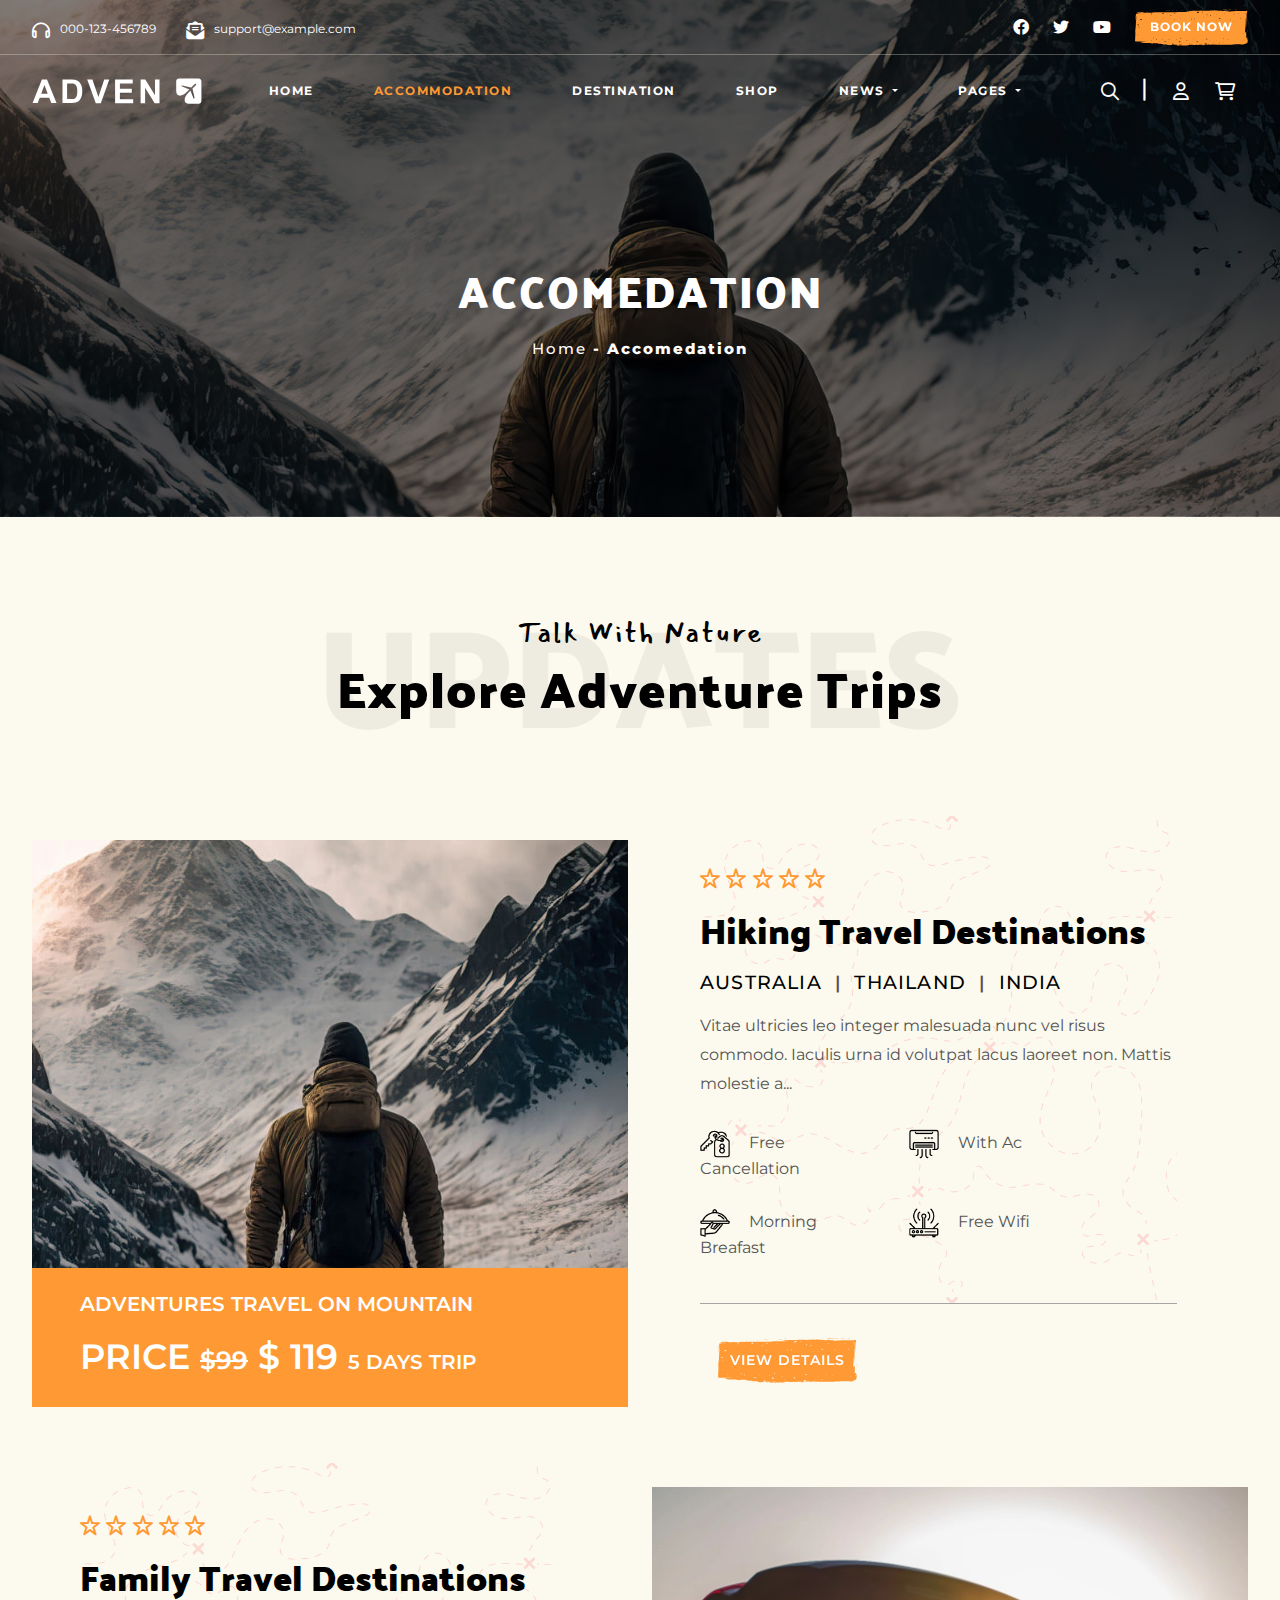
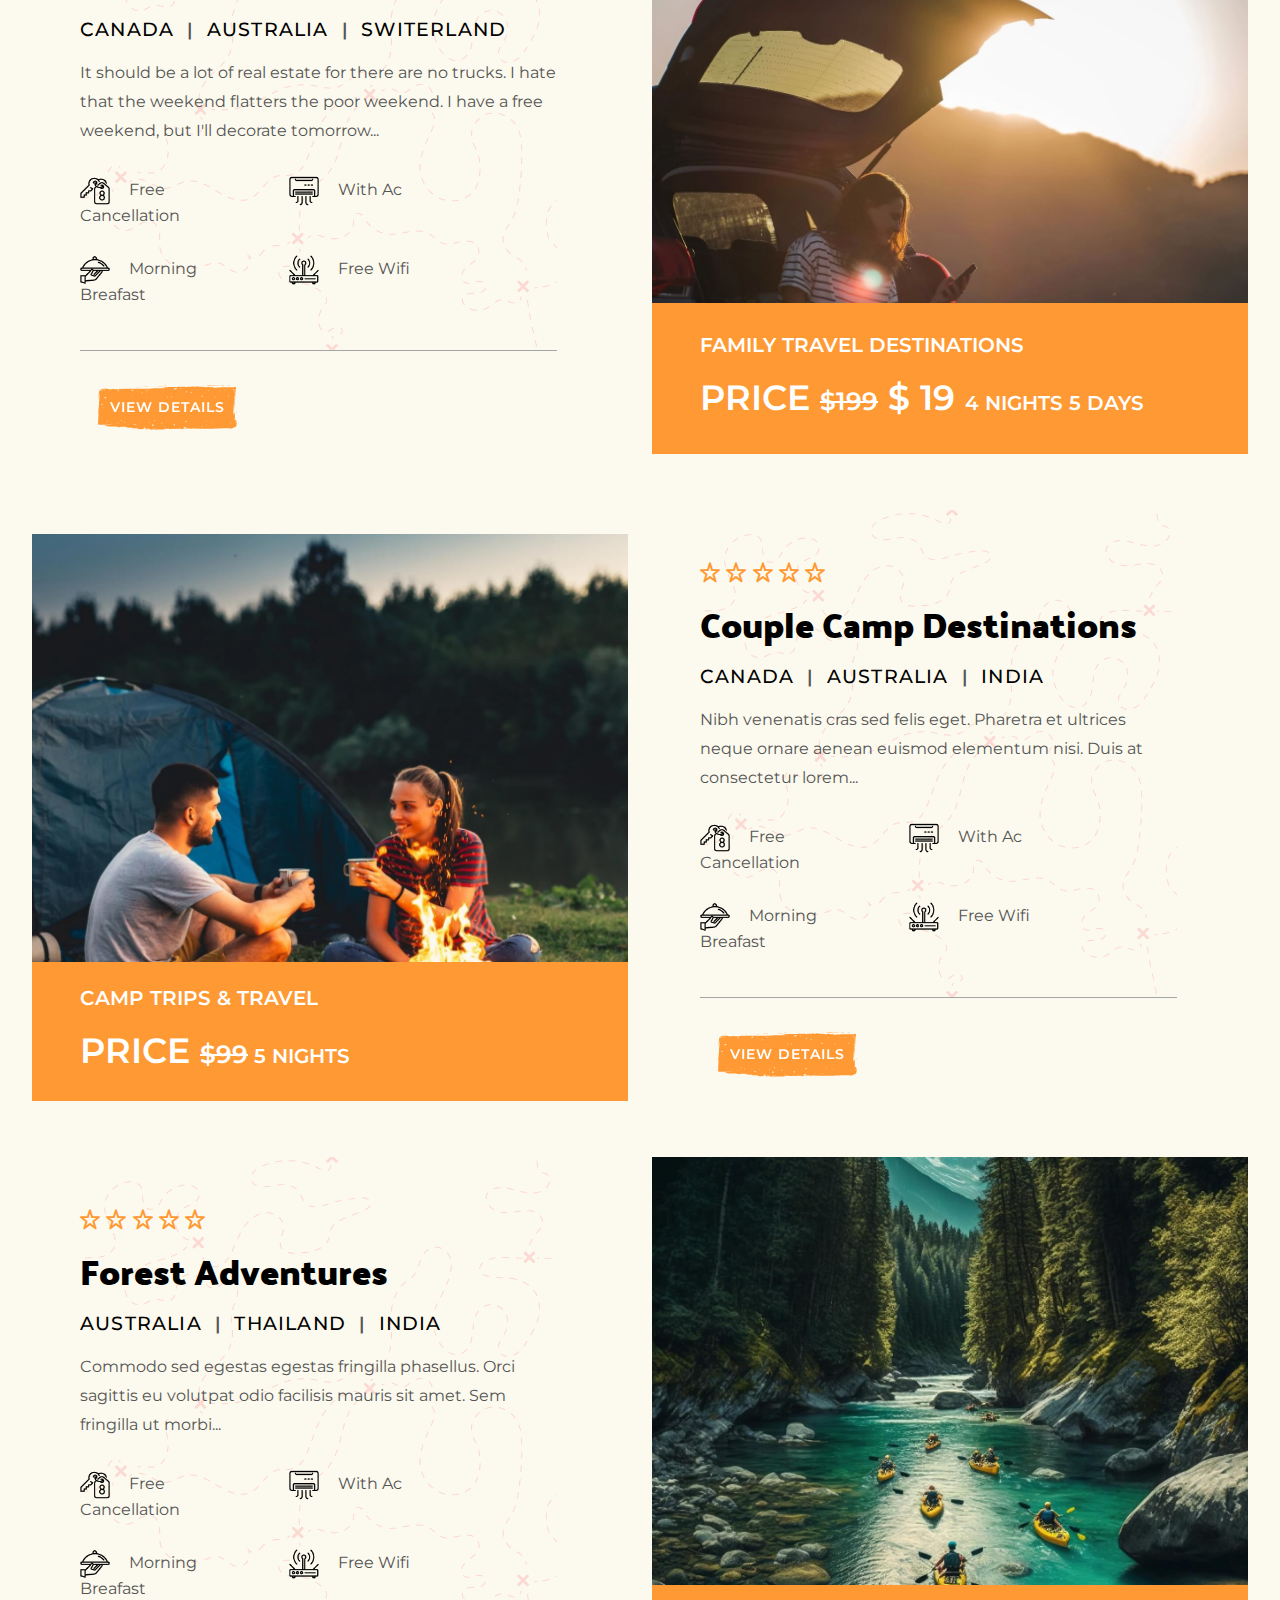
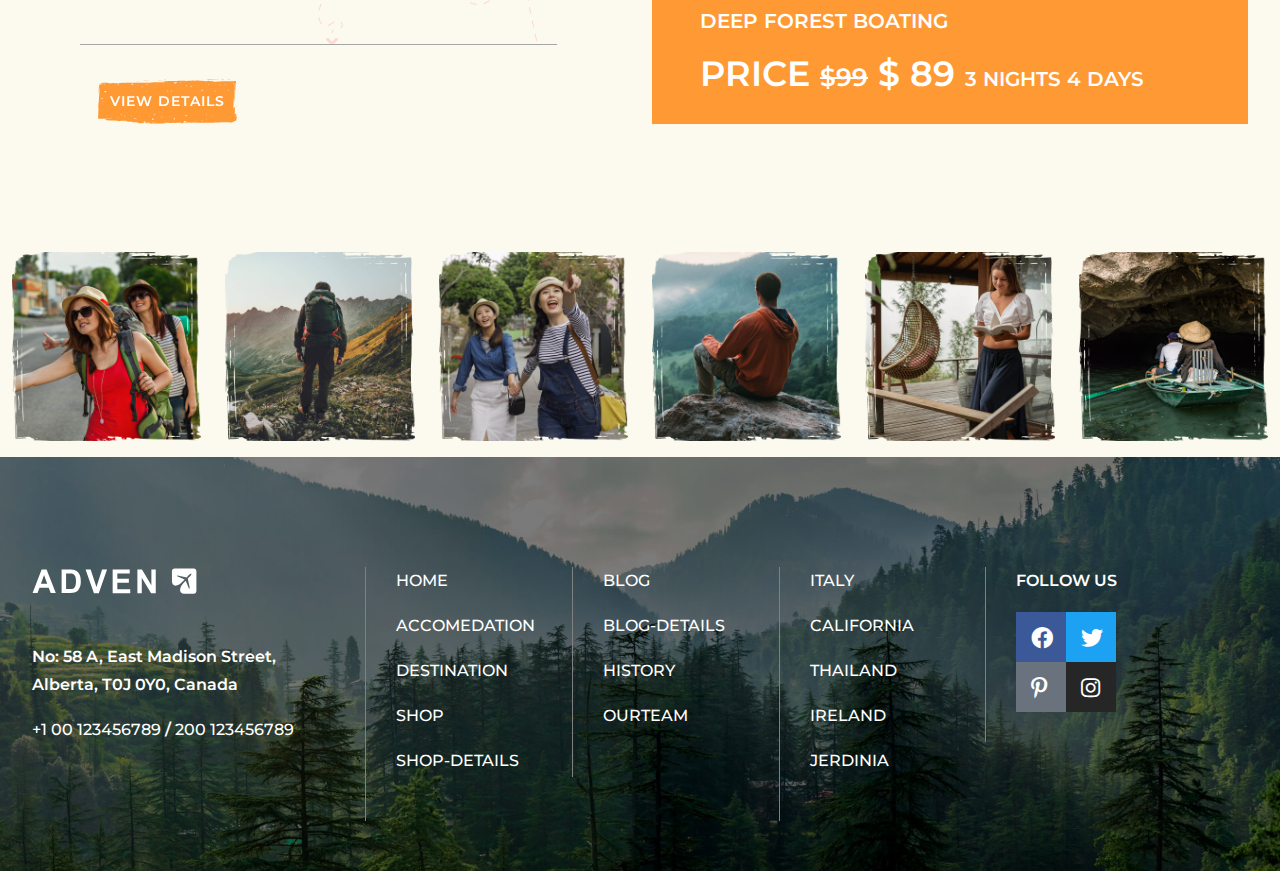
<file: accomedation.html>
<!DOCTYPE html>
<html lang="en">

<head>
    <meta charset="UTF-8">
    <meta name="viewport" content="width=device-width, initial-scale=1.0">
    <title>Shop – Advenx Site </title>
    <link rel="shortcut icon" href="images/website-icon.png" type="image/x-icon" />
    <link rel="stylesheet" href="CSS/style.css">
</head>

<body>
    <!-- <HOME> -->
    <section class="home">
        <!-- <NAVBAR> -->
        <header class="w-100">
            <nav class="navbar nav-top navbar-expand-lg py-1">
                <div class="container">
                    <form class="d-flex pt-2">
                        <div class="d-flex ico">
                            <i class="fa-regular fa-headphones"></i>
                            <p class="hover-orange">000-123-456789</p>
                        </div>
                        <div class="d-flex ico">
                            <i class="fa-solid fa-envelope-open-text"></i>
                            <p class="hover-orange">support@example.com</p>
                        </div>
                    </form>
                    <form class="d-flex">
                        <div class="ico">
                            <i class="fa-brands fa-facebook hover-orange"></i>
                        </div>
                        <div class="ico">
                            <i class="fa-brands fa-twitter hover-orange"></i>
                        </div>
                        <div class="ico">
                            <i class="fa-brands fa-youtube hover-orange"></i>
                        </div>
                        <div class="ico">
                            <div class="button">book now</div>
                        </div>
                    </form>
                </div>
            </nav>
            <nav class="navbar nav-bottom navbar-expand-lg py-1">
                <div class=" container">
                    <a class="navbar-brand" href="index.html">
                        <img src="images/light-logo.svg" alt="">
                    </a>
                    <button class="navbar-toggler -subtle" type="button" data-bs-toggle="collapse"
                        data-bs-target="#navbarSupportedContent" aria-controls="navbarSupportedContent"
                        aria-expanded="false" aria-label="Toggle navigation">
                        <span class="navbar-toggler-icon"></span>
                    </button>
                    <div class="collapse navbar-collapse" id="navbarSupportedContent">
                        <ul class="navbar-nav mx-auto mb-2 mb-lg-0">
                            <li class="nav-item ">
                                <a class="nav-link hover-orange " aria-current="page" href="index.html">home</a>
                            </li>
                            <li class="nav-item">
                                <a class="nav-link hover-orange active" href="accomedation.html">accommodation</a>
                            </li>
                            <li class="nav-item">
                                <a class="nav-link hover-orange" href="destination.html">destination</a>
                            </li>
                            <li class="nav-item">
                                <a class="nav-link hover-orange " href="shop.html">shop</a>
                            </li>
                            <li class="nav-item dropdown">
                                <a class="nav-link hover-orange dropdown-toggle " href="#" id="navbarDropdown"
                                    role="button" data-bs-toggle="dropdown" aria-expanded="false">
                                    news
                                </a>
                                <ul class="dropdown-menu bg-black" aria-labelledby="navbarDropdown">
                                    <li><a class="dropdown-item hover-orange bg-black" href="blog.html">news</a></li>
                                    <li><a class="dropdown-item hover-orange bg-black"
                                            href="blog-details.html?id=1">news
                                            details</a></li>
                                </ul>
                            </li>
                            <li class="nav-item dropdown">
                                <a class="hover-orange nav-link dropdown-toggle" href="#" id="navbarDropdown2"
                                    role="button" data-bs-toggle="dropdown" aria-expanded="false">
                                    pages
                                </a>
                                <ul class="dropdown-menu bg-black" aria-labelledby="navbarDropdown2">
                                    <li><a class="dropdown-item hover-orange bg-black" href="#">about us</a></li>
                                    <li><a class="dropdown-item hover-orange bg-black" href="#">offers</a></li>
                                    <li><a class="dropdown-item hover-orange bg-black" href="#">history</a></li>
                                    <li><a class="dropdown-item hover-orange bg-black" href="#">faq</a></li>
                                    <li><a class="dropdown-item hover-orange bg-black" href="#">our team</a></li>
                                    <li><a class="dropdown-item hover-orange bg-black" href="#">contact</a></li>
                                </ul>
                            </li>
                        </ul>
                        <form class="d-none d-xl-flex">
                            <div class="ico">
                                <i class="fa-regular fa-magnifying-glass hover-orange"></i>
                            </div>
                            <div class="ico">
                                <i class="fa-regular fa-user hover-orange"></i>
                            </div>
                            <div class="ico">
                                <i class="fa-regular fa-cart-shopping hover-orange"></i>
                            </div>
                        </form>
                    </div>
                </div>
            </nav>
        </header>
        <!-- </NAVBAR> -->

        <!-- <HOME> -->
        <div class="container h-100">
            <div class="d-flex justify-content-center align-items-center h-100 w-100 text-center">
                <div class="data">
                    <h1>accomedation</h1>
                    <h3><a href="index.html"><span class="hover-orange">Home</span></a> - accomedation</h3>
                </div>
            </div>
        </div>
        <!-- </HOME> -->
    </section>
    <!-- </HOME> -->

    <!-- <OUR-PAGE> -->
    <section class="our-page mb-5">
        <div class="container">
            <div class="row justify-content-center">
                <div class="col-xl-8 col-md-10 col-sm-12">
                    <div class="header-data text-center">
                        <h4>Talk With Nature</h4>
                        <h2>Explore Adventure Trips</h2>
                    </div>
                </div>
            </div>
        </div>
    </section>
    <!-- </OUR-PAGE> -->

    <section class="posts">
        <div class="container">
            <div class="post mb-80">
                <div class="row">
                    <div class="col-xl-6 col-lg-6">
                        <div class="post-img mt-4">
                            <img src="images/Accom-img-1.jpg" alt="">
                            <div class="post-img-data py-4 px-5">
                                <h3>adventures travel on mountain</h3>
                                <p>price <span class="old">$99</span> $ 119 <span>5 Days trip</span> </p>
                            </div>
                        </div>
                    </div>
                    <div class="col-xl-6 col-lg-6">
                        <div class="post-data pt-5 pb-3 mb-4 ms-xl-5 ms-lg-3">
                            <div class="item-icon">
                                <i class="fa-regular fa-star-sharp"></i>
                                <i class="fa-regular fa-star-sharp"></i>
                                <i class="fa-regular fa-star-sharp"></i>
                                <i class="fa-regular fa-star-sharp"></i>
                                <i class="fa-regular fa-star-sharp"></i>
                            </div>
                            <a href="#">
                                <h2>hiking travel destinations</h2>
                            </a>
                            <div class="country">
                                <p>
                                    <a href="#">australia</a>
                                    <span>|</span>
                                    <a href="#">thailand</a>
                                    <span>|</span>
                                    <a href="#">india</a>
                                </p>
                            </div>
                            <p>Vitae ultricies leo integer malesuada nunc vel risus commodo. Iaculis urna id volutpat
                                lacus
                                laoreet non. Mattis molestie a...</p>
                            <div class="features">
                                <div class="row">
                                    <div class="col-xl-12 col-md-6">
                                        <div class="row">
                                            <div class="col-xl-5 col-lg-6">
                                                <h4>
                                                    <img src="images/feature-icon-1.png" alt="">
                                                    free cancellation
                                                </h4>
                                            </div>
                                            <div class="col-xl-5 col-lg-6">
                                                <h4>
                                                    <img src="images/feature-icon-2.png" alt="">
                                                    with ac
                                                </h4>
                                            </div>
                                        </div>
                                    </div>
                                    <div class="col-xl-12 col-md-6">
                                        <div class="row">
                                            <div class="col-xl-5 col-lg-6">
                                                <h4>
                                                    <img src="images/feature-icon-3.png" alt="">
                                                    morning breafast
                                                </h4>
                                            </div>
                                            <div class="col-xl-5 col-lg-6">
                                                <h4>
                                                    <img src="images/feature-icon-4.png" alt="">
                                                    free wifi
                                                </h4>
                                            </div>
                                        </div>
                                    </div>
                                </div>
                            </div>
                        </div>
                        <a class="ms-xl-5 ms-lg-3" href="#"><button class="button">view details</button></a>
                    </div>
                </div>
            </div>
            <div class="post mb-80">
                <div class="row">
                    <div class="col-xl-6 col-lg-6">
                        <div class="post-data pt-5 pb-3 mb-4 ms-xl-5 ms-lg-3">
                            <div class="item-icon">
                                <i class="fa-regular fa-star-sharp"></i>
                                <i class="fa-regular fa-star-sharp"></i>
                                <i class="fa-regular fa-star-sharp"></i>
                                <i class="fa-regular fa-star-sharp"></i>
                                <i class="fa-regular fa-star-sharp"></i>
                            </div>
                            <a href="#">
                                <h2>Family Travel Destinations</h2>
                            </a>
                            <div class="country">
                                <p>
                                    <a href="#">canada</a>
                                    <span>|</span>
                                    <a href="#">australia</a>
                                    <span>|</span>
                                    <a href="#">switerland</a>
                                </p>
                            </div>
                            <p>It should be a lot of real estate for there are no trucks. I hate that the weekend
                                flatters the poor weekend. I have a free weekend, but I'll decorate tomorrow...</p>
                            <div class="features">
                                <div class="row">
                                    <div class="col-xl-12 col-md-6">
                                        <div class="row">
                                            <div class="col-xl-5 col-lg-6">
                                                <h4>
                                                    <img src="images/feature-icon-1.png" alt="">
                                                    free cancellation
                                                </h4>
                                            </div>
                                            <div class="col-xl-5 col-lg-6">
                                                <h4>
                                                    <img src="images/feature-icon-2.png" alt="">
                                                    with ac
                                                </h4>
                                            </div>
                                        </div>
                                    </div>
                                    <div class="col-xl-12 col-md-6">
                                        <div class="row">
                                            <div class="col-xl-5 col-lg-6">
                                                <h4>
                                                    <img src="images/feature-icon-3.png" alt="">
                                                    morning breafast
                                                </h4>
                                            </div>
                                            <div class="col-xl-5 col-lg-6">
                                                <h4>
                                                    <img src="images/feature-icon-4.png" alt="">
                                                    free wifi
                                                </h4>
                                            </div>
                                        </div>
                                    </div>
                                </div>
                            </div>
                        </div>
                        <a class="ms-xl-5 ms-lg-3" href="#"><button class="button">view details</button></a>
                    </div>
                    <div class="col-xl-6 col-lg-6">
                        <div class="post-img mt-4">
                            <img src="images/Accom-img-2.jpg" alt="">
                            <div class="post-img-data py-30 px-5">
                                <h3>Family Travel Destinations</h3>
                                <p>price <span class="old">$199</span> $ 19 <span>4 nights 5 Days</span> </p>
                            </div>
                        </div>
                    </div>
                </div>
            </div>
            <div class="post mb-80">
                <div class="row">
                    <div class="col-xl-6 col-lg-6">
                        <div class="post-img mt-4">
                            <img src="images/Accom-img-3.jpg" alt="">
                            <div class="post-img-data py-4 px-5">
                                <h3>Camp trips & travel</h3>
                                <p>price <span class="old">$99</span><span> 5 nights</span> </p>
                            </div>
                        </div>
                    </div>
                    <div class="col-xl-6 col-lg-6">
                        <div class="post-data pt-5 pb-3 mb-4 ms-xl-5 ms-lg-3">
                            <div class="item-icon">
                                <i class="fa-regular fa-star-sharp"></i>
                                <i class="fa-regular fa-star-sharp"></i>
                                <i class="fa-regular fa-star-sharp"></i>
                                <i class="fa-regular fa-star-sharp"></i>
                                <i class="fa-regular fa-star-sharp"></i>
                            </div>
                            <a href="#">
                                <h2>Couple Camp Destinations</h2>
                            </a>
                            <div class="country">
                                <p>
                                    <a href="#">canada</a>
                                    <span>|</span>
                                    <a href="#">australia</a>
                                    <span>|</span>
                                    <a href="#">india</a>
                                </p>
                            </div>
                            <p>Nibh venenatis cras sed felis eget. Pharetra et ultrices neque ornare aenean euismod
                                elementum nisi. Duis at consectetur lorem...</p>
                            <div class="features">
                                <div class="row">
                                    <div class="col-xl-12 col-md-6">
                                        <div class="row">
                                            <div class="col-xl-5 col-lg-6">
                                                <h4>
                                                    <img src="images/feature-icon-1.png" alt="">
                                                    free cancellation
                                                </h4>
                                            </div>
                                            <div class="col-xl-5 col-lg-6">
                                                <h4>
                                                    <img src="images/feature-icon-2.png" alt="">
                                                    with ac
                                                </h4>
                                            </div>
                                        </div>
                                    </div>
                                    <div class="col-xl-12 col-md-6">
                                        <div class="row">
                                            <div class="col-xl-5 col-lg-6">
                                                <h4>
                                                    <img src="images/feature-icon-3.png" alt="">
                                                    morning breafast
                                                </h4>
                                            </div>
                                            <div class="col-xl-5 col-lg-6">
                                                <h4>
                                                    <img src="images/feature-icon-4.png" alt="">
                                                    free wifi
                                                </h4>
                                            </div>
                                        </div>
                                    </div>
                                </div>
                            </div>
                        </div>
                        <a class="ms-xl-5 ms-lg-3" href="#"><button class="button">view details</button></a>
                    </div>
                </div>
            </div>
            <div class="post mb-80">
                <div class="row">
                    <div class="col-xl-6 col-lg-6">
                        <div class="post-data pt-5 pb-3 mb-4 ms-xl-5 ms-lg-3">
                            <div class="item-icon">
                                <i class="fa-regular fa-star-sharp"></i>
                                <i class="fa-regular fa-star-sharp"></i>
                                <i class="fa-regular fa-star-sharp"></i>
                                <i class="fa-regular fa-star-sharp"></i>
                                <i class="fa-regular fa-star-sharp"></i>
                            </div>
                            <a href="#">
                                <h2>Forest Adventures</h2>
                            </a>
                            <div class="country">
                                <p>
                                    <a href="#">australia</a>
                                    <span>|</span>
                                    <a href="#">thailand</a>
                                    <span>|</span>
                                    <a href="#">india</a>
                                </p>
                            </div>
                            <p>Commodo sed egestas egestas fringilla phasellus. Orci sagittis eu volutpat odio facilisis
                                mauris sit amet. Sem fringilla ut morbi...</p>
                            <div class="features">
                                <div class="row">
                                    <div class="col-xl-12 col-md-6">
                                        <div class="row">
                                            <div class="col-xl-5 col-lg-6">
                                                <h4>
                                                    <img src="images/feature-icon-1.png" alt="">
                                                    free cancellation
                                                </h4>
                                            </div>
                                            <div class="col-xl-5 col-lg-6">
                                                <h4>
                                                    <img src="images/feature-icon-2.png" alt="">
                                                    with ac
                                                </h4>
                                            </div>
                                        </div>
                                        <div class="row">
                                            <div class="col-xl-5 col-lg-6">
                                                <h4>
                                                    <img src="images/feature-icon-3.png" alt="">
                                                    morning breafast
                                                </h4>
                                            </div>
                                            <div class="col-xl-5 col-lg-6">
                                                <h4>
                                                    <img src="images/feature-icon-4.png" alt="">
                                                    free wifi
                                                </h4>
                                            </div>
                                        </div>
                                    </div>
                                </div>
                            </div>
                        </div>
                        <a class="ms-xl-5 ms-lg-3" href="#"><button class="button">view details</button></a>
                    </div>
                    <div class="col-xl-6 col-lg-6">
                        <div class="post-img py-30">
                            <img src="images/Accom-img-4.jpg" alt="">
                            <div class="post-img-data py-4 px-5">
                                <h3>Deep Forest Boating</h3>
                                <p>price <span class="old">$99</span> $ 89 <span> 3 nights 4 days</span> </p>
                            </div>
                        </div>
                    </div>
                </div>
            </div>
        </div>
    </section>

    <!-- <SOCIAL> -->
    <section class="social pt-5 mb-3">
        <div class="container-fluid">
            <div class="row">
                <div class="col-xl-2 col-lg-3 col-md-3 col-sm-6">
                    <div class="social-img">
                        <img src="images/instagram-image-1.jpg" alt="">
                        <div class="overlay"></div>
                    </div>
                </div>
                <div class="col-xl-2 col-lg-3 col-md-3 col-sm-6">
                    <div class="social-img">
                        <img src="images/instagram-image-2.jpg" alt="">
                        <div class="overlay"></div>
                    </div>
                </div>
                <div class="d-none d-md-block col-xl-2 col-lg-3 col-md-3">
                    <div class="social-img">
                        <img src="images/instagram-image-3.jpg" alt="">
                        <div class="overlay"></div>
                    </div>
                </div>
                <div class="d-none d-md-block col-xl-2 col-lg-3 col-md-3">
                    <div class="social-img">
                        <img src="images/instagram-image-4.jpg" alt="">
                        <div class="overlay"></div>
                    </div>
                </div>
                <div class="d-none d-xl-block col-xl-2 ">
                    <div class="social-img">
                        <img src="images/instagram-image-5.jpg" alt="">
                        <div class="overlay"></div>
                    </div>
                </div>
                <div class="d-none d-xl-block col-xl-2 ">
                    <div class="social-img">
                        <img src="images/instagram-image-6.jpg" alt="">
                        <div class="overlay"></div>
                    </div>
                </div>
            </div>
        </div>
    </section>
    <!-- </SOCIAL> -->

    <!-- <FOOTER> -->
    <section class="footer">
        <div class="container">
            <div class="row ">
                <div class="col-xl-4">
                    <div class="foot-data">
                        <img class="mb-xl-5" src="images/light-logo.svg" alt="">
                        <p class="w-75"> No: 58 A, East Madison Street, Alberta, T0J 0Y0, Canada </p>
                        <p><a href="#">+1 00 123456789</a> / <a href="#">200 123456789</a></p>
                    </div>
                </div>
                <div class="col-xl-2">
                    <div class="foot-data">
                        <p>
                            <a href="index.html">HOME</a>
                        </p>
                        <p>
                            <a href="accomedation.html">ACCOMEDATION</a>
                        </p>
                        <p>
                            <a href="destination.html">DESTINATION</a>
                        </p>
                        <p>
                            <a href="shop.html">SHOP</a>
                        </p>
                        <p>
                            <a href="product.html?id=1">SHOP-DETAILS</a>
                        </p>
                    </div>
                </div>
                <div class="col-xl-2">
                    <div class="foot-data">
                        <p>
                            <a href="blog.html">BLOG</a>
                        </p>
                        <p>
                            <a href="blog-details.html">BLOG-DETAILS</a>
                        </p>
                        <p>
                            <a href="history.html">HISTORY</a>
                        </p>
                        <p>
                            <a href="our-team.html">OURTEAM</a>
                        </p>
                    </div>
                </div>
                <div class="col-xl-2">
                    <div class="foot-data">
                        <p>
                            <a href="#">ITALY</a>
                        </p>
                        <p>
                            <a href="#">CALIFORNIA</a>
                        </p>
                        <p>
                            <a href="#">THAILAND</a>
                        </p>
                        <p>
                            <a href="#">IRELAND</a>
                        </p>
                        <p>
                            <a href="#">JERDINIA</a>
                        </p>
                    </div>
                </div>
                <div class="col-xl-2">
                    <div class="foot-data">
                        <p>FOLLOW US</p>
                        <div class="icons">
                            <div class="ico">
                                <i class="fa-brands fa-facebook"></i>
                                <i class="fa-brands fa-twitter"></i>
                                <i class="fa-brands fa-pinterest-p"></i>
                                <i class="fa-brands fa-instagram"></i>
                            </div>
                        </div>
                    </div>
                </div>

            </div>
        </div>
    </section>
    <!-- </FOOTER> -->

    <script src="JS/bootstrap.bundle.min.js"></script>
    <script src="JS/blog.js"></script>
</body>

</html>
</file>
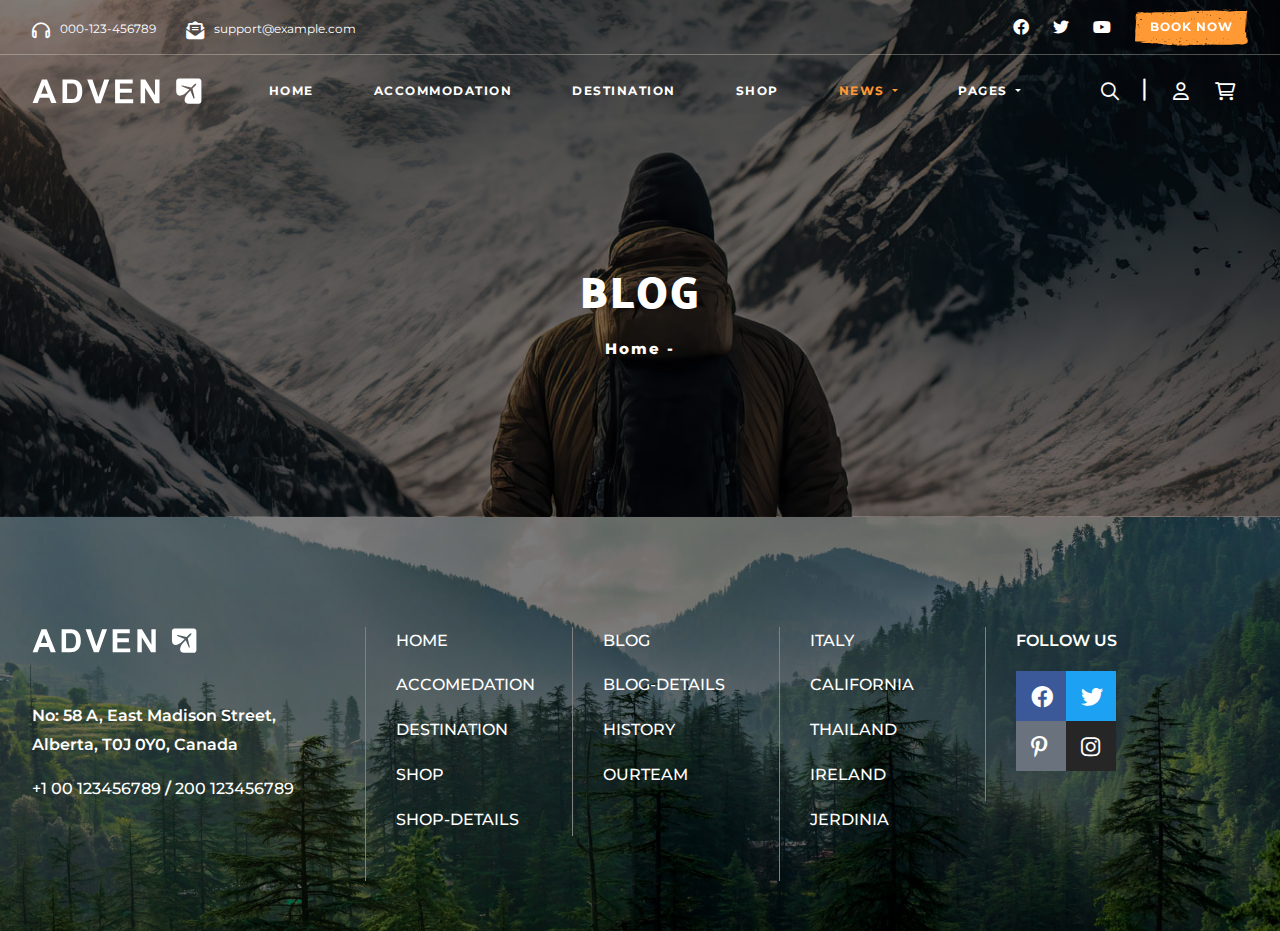
<file: blog-details.html>
<!DOCTYPE html>
<html lang="en">

<head>
    <meta charset="UTF-8">
    <meta name="viewport" content="width=device-width, initial-scale=1.0">
    <title>Shop – Advenx Site </title>
    <link rel="shortcut icon" href="images/website-icon.png" type="image/x-icon" />
    <link rel="stylesheet" href="CSS/style.css">
</head>

<body>
    <!-- <HOME> -->
    <section class="home">
        <!-- <NAVBAR> -->
        <header class="w-100">
            <nav class="navbar nav-top navbar-expand-lg py-1">
                <div class="container">
                    <form class="d-flex pt-2">
                        <div class="d-flex ico">
                            <i class="fa-regular fa-headphones"></i>
                            <p class="hover-orange">000-123-456789</p>
                        </div>
                        <div class="d-flex ico">
                            <i class="fa-solid fa-envelope-open-text"></i>
                            <p class="hover-orange">support@example.com</p>
                        </div>
                    </form>
                    <form class="d-flex">
                        <div class="ico">
                            <i class="fa-brands fa-facebook hover-orange"></i>
                        </div>
                        <div class="ico">
                            <i class="fa-brands fa-twitter hover-orange"></i>
                        </div>
                        <div class="ico">
                            <i class="fa-brands fa-youtube hover-orange"></i>
                        </div>
                        <div class="ico">
                            <div class="button">book now</div>
                        </div>
                    </form>
                </div>
            </nav>
            <nav class="navbar nav-bottom navbar-expand-lg py-1">
                <div class=" container">
                    <a class="navbar-brand" href="index.html">
                        <img src="images/light-logo.svg" alt="">
                    </a>
                    <button class="navbar-toggler -subtle" type="button" data-bs-toggle="collapse"
                        data-bs-target="#navbarSupportedContent" aria-controls="navbarSupportedContent"
                        aria-expanded="false" aria-label="Toggle navigation">
                        <span class="navbar-toggler-icon"></span>
                    </button>
                    <div class="collapse navbar-collapse" id="navbarSupportedContent">
                        <ul class="navbar-nav mx-auto mb-2 mb-lg-0">
                            <li class="nav-item ">
                                <a class="nav-link hover-orange " aria-current="page" href="index.html">home</a>
                            </li>
                            <li class="nav-item">
                                <a class="nav-link hover-orange" href="accomedation.html">accommodation</a>
                            </li>
                            <li class="nav-item">
                                <a class="nav-link hover-orange" href="destination.html">destination</a>
                            </li>
                            <li class="nav-item">
                                <a class="nav-link hover-orange " href="shop.html">shop</a>
                            </li>
                            <li class="nav-item dropdown">
                                <a class="nav-link hover-orange dropdown-toggle active" href="blog.html"
                                    id="navbarDropdown" role="button" data-bs-toggle="dropdown" aria-expanded="false">
                                    news
                                </a>
                                <ul class="dropdown-menu bg-black" aria-labelledby="navbarDropdown">
                                    <li><a class="dropdown-item hover-orange bg-black" href="blog.html">news</a></li>
                                    <li><a class="dropdown-item hover-orange bg-black"
                                            href="blog-details.html?id=1">news details</a></li>
                                </ul>
                            </li>
                            <li class="nav-item dropdown">
                                <a class="hover-orange nav-link dropdown-toggle" href="#" id="navbarDropdown2"
                                    role="button" data-bs-toggle="dropdown" aria-expanded="false">
                                    pages
                                </a>
                                <ul class="dropdown-menu bg-black" aria-labelledby="navbarDropdown2">
                                    <li><a class="dropdown-item hover-orange bg-black" href="#">about us</a></li>
                                    <li><a class="dropdown-item hover-orange bg-black" href="#">offers</a></li>
                                    <li><a class="dropdown-item hover-orange bg-black" href="#">history</a></li>
                                    <li><a class="dropdown-item hover-orange bg-black" href="#">faq</a></li>
                                    <li><a class="dropdown-item hover-orange bg-black" href="#">our team</a></li>
                                    <li><a class="dropdown-item hover-orange bg-black" href="#">contact</a></li>
                                </ul>
                            </li>
                        </ul>
                        <form class="d-none d-xl-flex">
                            <div class="ico">
                                <i class="fa-regular fa-magnifying-glass hover-orange"></i>
                            </div>
                            <div class="ico">
                                <i class="fa-regular fa-user hover-orange"></i>
                            </div>
                            <div class="ico">
                                <i class="fa-regular fa-cart-shopping hover-orange"></i>
                            </div>
                        </form>
                    </div>
                </div>
            </nav>
        </header>
        <!-- </NAVBAR> -->

        <!-- <HOME> -->
        <div class="container h-100">
            <div class="d-flex justify-content-center align-items-center h-100 w-100 text-center">
                <div class="data">
                    <h1 id="head">blog</h1>
                    <h3 id="title"><span class="hover-orange">Home</span> - </h3>
                </div>
            </div>
        </div>
        <!-- </HOME> -->
    </section>
    <!-- </HOME> -->

    <!-- <FOOTER> -->
    <section class="footer">
        <div class="container">
            <div class="row ">
                <div class="col-xl-4">
                    <div class="foot-data">
                        <img class="mb-xl-5" src="images/light-logo.svg" alt="">
                        <p class="w-75"> No: 58 A, East Madison Street, Alberta, T0J 0Y0, Canada </p>
                        <p><a href="#">+1 00 123456789</a> / <a href="#">200 123456789</a></p>
                    </div>
                </div>
                <div class="col-xl-2">
                    <div class="foot-data">
                        <p>
                            <a href="index.html">HOME</a>
                        </p>
                        <p>
                            <a href="accomedation.html">ACCOMEDATION</a>
                        </p>
                        <p>
                            <a href="destination.html">DESTINATION</a>
                        </p>
                        <p>
                            <a href="shop.html">SHOP</a>
                        </p>
                        <p>
                            <a href="product.html?id=1">SHOP-DETAILS</a>
                        </p>
                    </div>
                </div>
                <div class="col-xl-2">
                    <div class="foot-data">
                        <p>
                            <a href="blog.html">BLOG</a>
                        </p>
                        <p>
                            <a href="blog-details.html">BLOG-DETAILS</a>
                        </p>
                        <p>
                            <a href="history.html">HISTORY</a>
                        </p>
                        <p>
                            <a href="our-team.html">OURTEAM</a>
                        </p>
                    </div>
                </div>
                <div class="col-xl-2">
                    <div class="foot-data">
                        <p>
                            <a href="#">ITALY</a>
                        </p>
                        <p>
                            <a href="#">CALIFORNIA</a>
                        </p>
                        <p>
                            <a href="#">THAILAND</a>
                        </p>
                        <p>
                            <a href="#">IRELAND</a>
                        </p>
                        <p>
                            <a href="#">JERDINIA</a>
                        </p>
                    </div>
                </div>
                <div class="col-xl-2">
                    <div class="foot-data">
                        <p>FOLLOW US</p>
                        <div class="icons">
                            <div class="ico">
                                <i class="fa-brands fa-facebook"></i>
                                <i class="fa-brands fa-twitter"></i>
                                <i class="fa-brands fa-pinterest-p"></i>
                                <i class="fa-brands fa-instagram"></i>
                            </div>
                        </div>
                    </div>
                </div>

            </div>
        </div>
    </section>
    <!-- </FOOTER> -->

    <script src="JS/bootstrap.bundle.min.js"></script>
    <script src="JS/blog-details.js"></script>
</body>

</html>
</file>
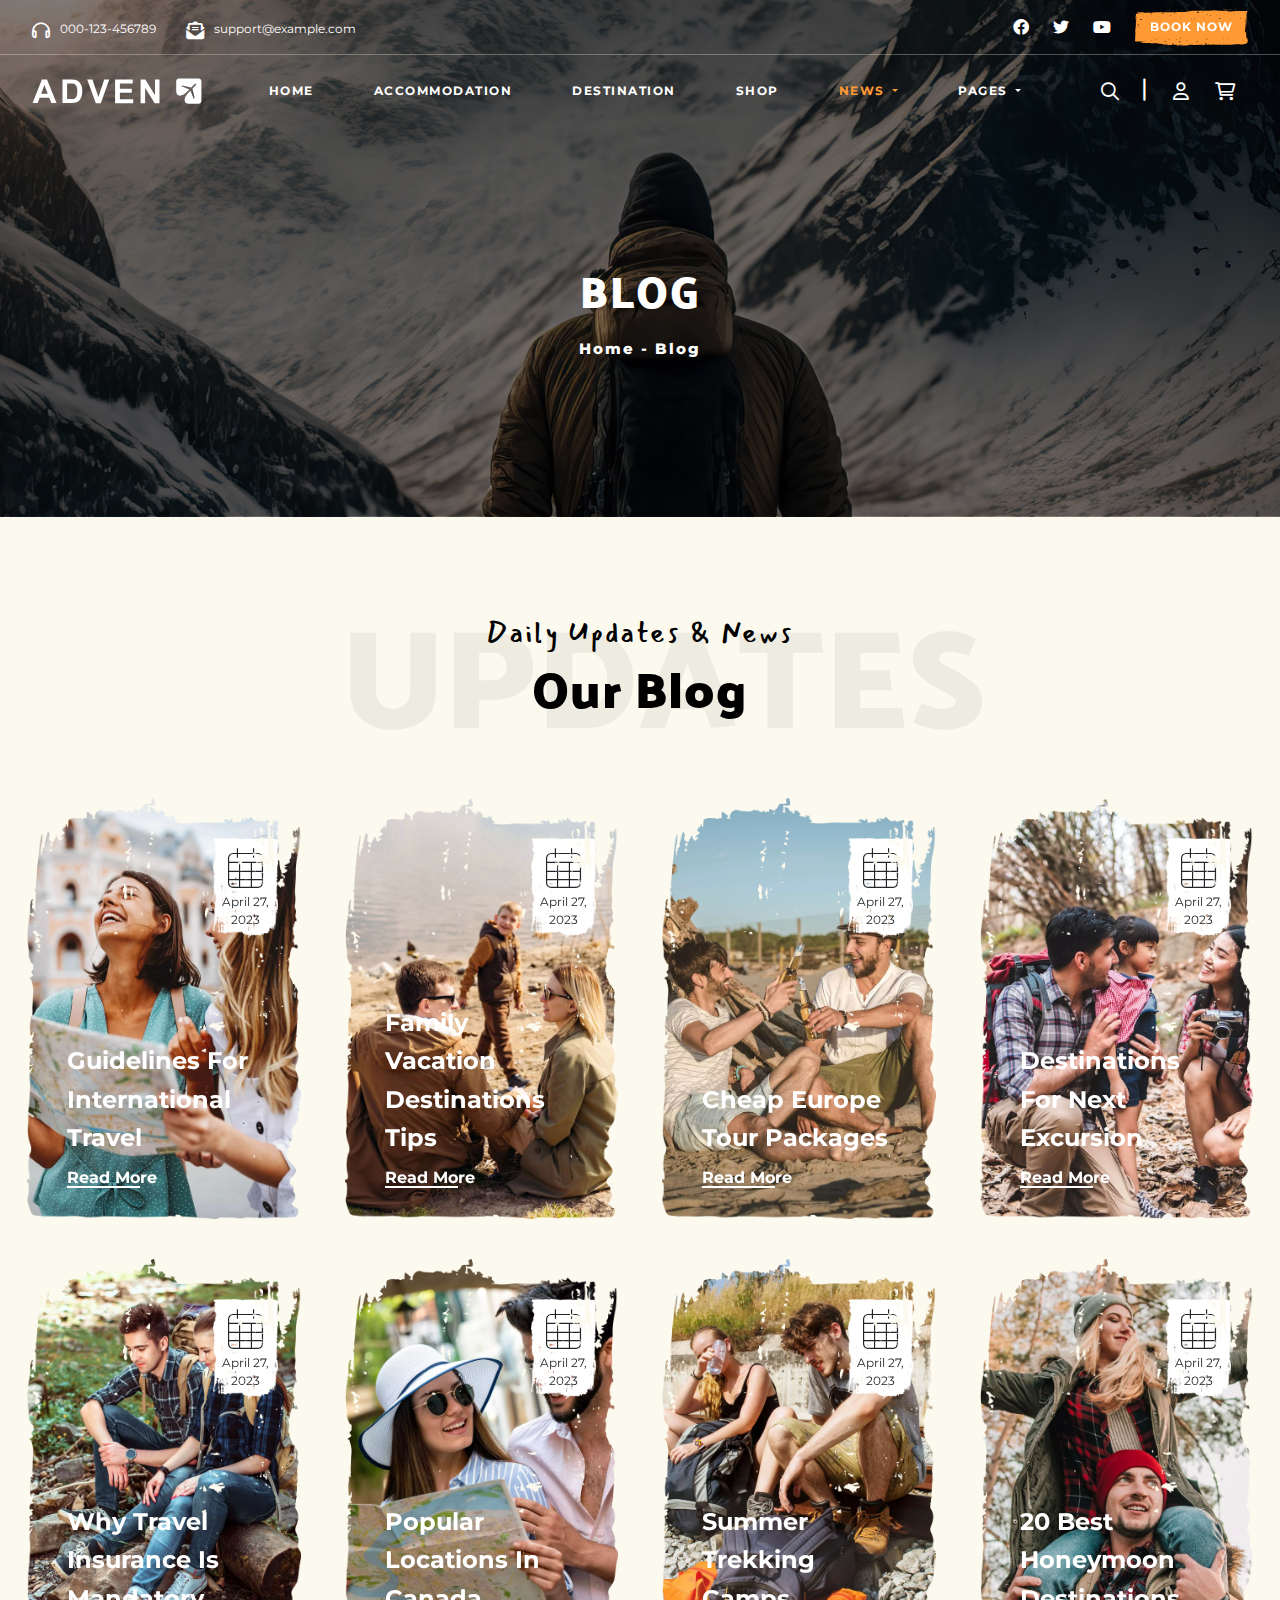
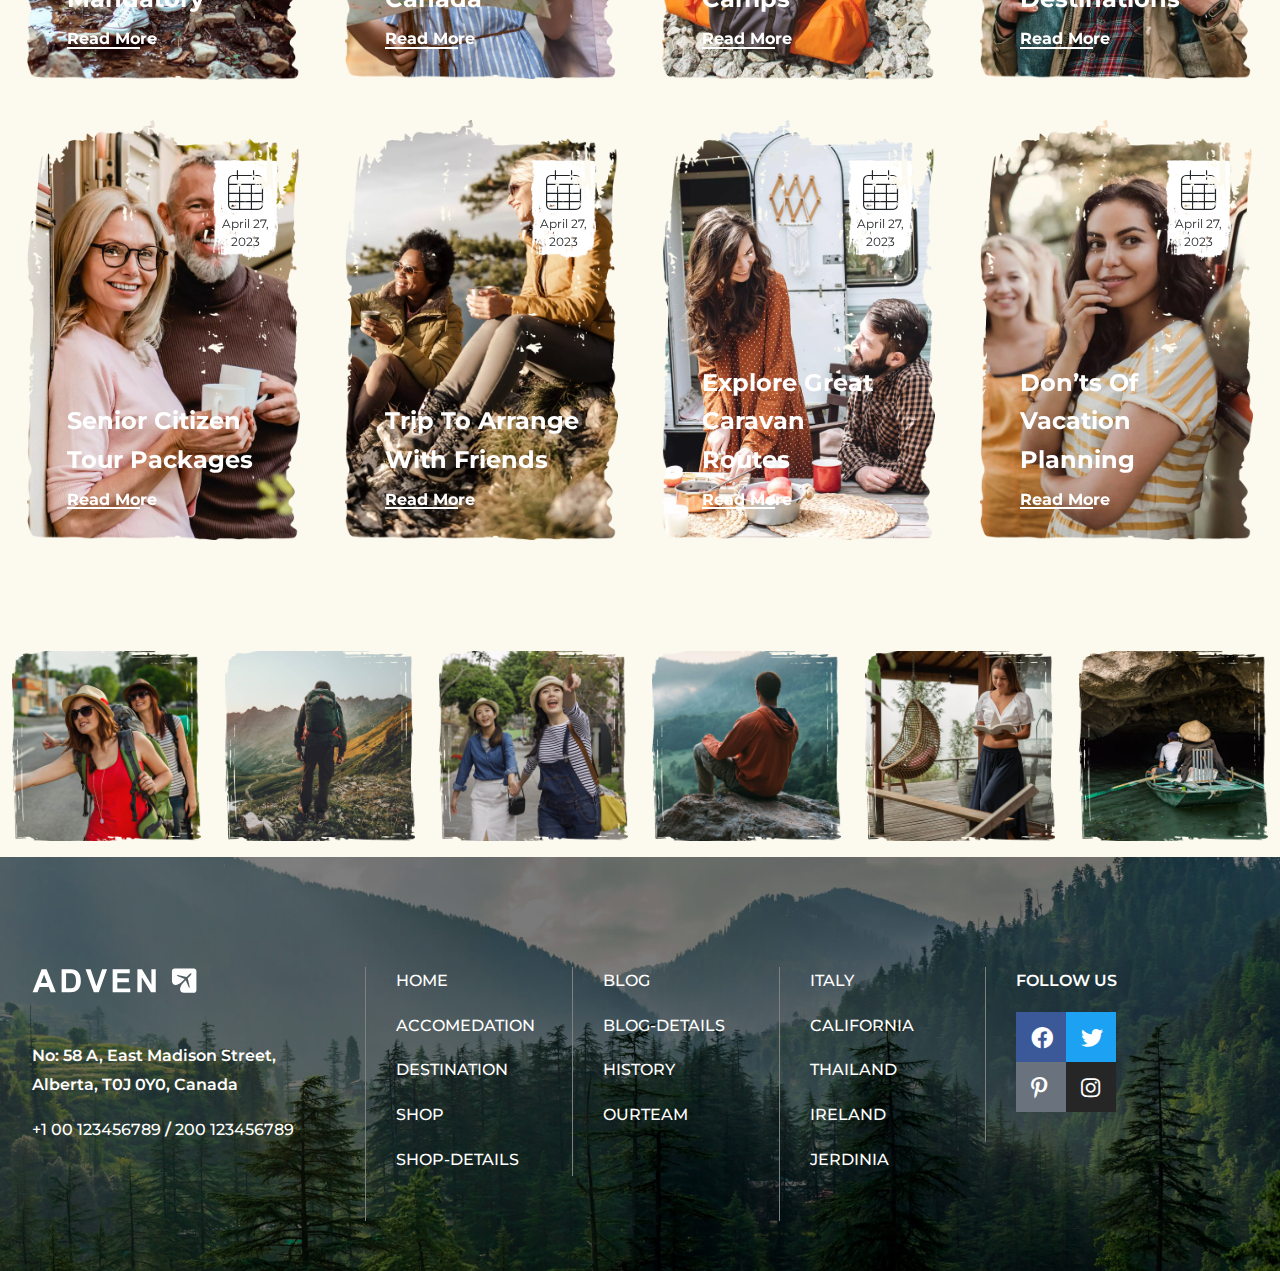
<file: blog.html>
<!DOCTYPE html>
<html lang="en">

<head>
    <meta charset="UTF-8">
    <meta name="viewport" content="width=device-width, initial-scale=1.0">
    <title>Shop – Advenx Site </title>
    <link rel="shortcut icon" href="images/website-icon.png" type="image/x-icon" />
    <link rel="stylesheet" href="CSS/style.css">
</head>

<body>
    <!-- <HOME> -->
    <section class="home">
        <!-- <NAVBAR> -->
        <header class="w-100">
            <nav class="navbar nav-top navbar-expand-lg py-1">
                <div class="container">
                    <form class="d-flex pt-2">
                        <div class="d-flex ico">
                            <i class="fa-regular fa-headphones"></i>
                            <p class="hover-orange">000-123-456789</p>
                        </div>
                        <div class="d-flex ico">
                            <i class="fa-solid fa-envelope-open-text"></i>
                            <p class="hover-orange">support@example.com</p>
                        </div>
                    </form>
                    <form class="d-flex">
                        <div class="ico">
                            <i class="fa-brands fa-facebook hover-orange"></i>
                        </div>
                        <div class="ico">
                            <i class="fa-brands fa-twitter hover-orange"></i>
                        </div>
                        <div class="ico">
                            <i class="fa-brands fa-youtube hover-orange"></i>
                        </div>
                        <div class="ico">
                            <div class="button">book now</div>
                        </div>
                    </form>
                </div>
            </nav>
            <nav class="navbar nav-bottom navbar-expand-lg py-1">
                <div class=" container">
                    <a class="navbar-brand" href="index.html">
                        <img src="images/light-logo.svg" alt="">
                    </a>
                    <button class="navbar-toggler -subtle" type="button" data-bs-toggle="collapse"
                        data-bs-target="#navbarSupportedContent" aria-controls="navbarSupportedContent"
                        aria-expanded="false" aria-label="Toggle navigation">
                        <span class="navbar-toggler-icon"></span>
                    </button>
                    <div class="collapse navbar-collapse" id="navbarSupportedContent">
                        <ul class="navbar-nav mx-auto mb-2 mb-lg-0">
                            <li class="nav-item ">
                                <a class="nav-link hover-orange " aria-current="page" href="index.html">home</a>
                            </li>
                            <li class="nav-item">
                                <a class="nav-link hover-orange" href="accomedation.html">accommodation</a>
                            </li>
                            <li class="nav-item">
                                <a class="nav-link hover-orange" href="destination.html">destination</a>
                            </li>
                            <li class="nav-item">
                                <a class="nav-link hover-orange " href="shop.html">shop</a>
                            </li>
                            <li class="nav-item dropdown">
                                <a class="nav-link hover-orange dropdown-toggle active" href="blog.html"
                                    id="navbarDropdown" role="button" data-bs-toggle="dropdown" aria-expanded="false">
                                    news
                                </a>
                                <ul class="dropdown-menu bg-black" aria-labelledby="navbarDropdown">
                                    <li><a class="dropdown-item hover-orange bg-black" href="blog.html">news</a></li>
                                    <li><a class="dropdown-item hover-orange bg-black"
                                            href="blog-details.html?id=1">news details</a></li>
                                </ul>
                            </li>
                            <li class="nav-item dropdown">
                                <a class="hover-orange nav-link dropdown-toggle" href="#" id="navbarDropdown2"
                                    role="button" data-bs-toggle="dropdown" aria-expanded="false">
                                    pages
                                </a>
                                <ul class="dropdown-menu bg-black" aria-labelledby="navbarDropdown2">
                                    <li><a class="dropdown-item hover-orange bg-black" href="#">about us</a></li>
                                    <li><a class="dropdown-item hover-orange bg-black" href="#">offers</a></li>
                                    <li><a class="dropdown-item hover-orange bg-black" href="#">history</a></li>
                                    <li><a class="dropdown-item hover-orange bg-black" href="#">faq</a></li>
                                    <li><a class="dropdown-item hover-orange bg-black" href="#">our team</a></li>
                                    <li><a class="dropdown-item hover-orange bg-black" href="#">contact</a></li>
                                </ul>
                            </li>
                        </ul>
                        <form class="d-none d-xl-flex">
                            <div class="ico">
                                <i class="fa-regular fa-magnifying-glass hover-orange"></i>
                            </div>
                            <div class="ico">
                                <i class="fa-regular fa-user hover-orange"></i>
                            </div>
                            <div class="ico">
                                <i class="fa-regular fa-cart-shopping hover-orange"></i>
                            </div>
                        </form>
                    </div>
                </div>
            </nav>
        </header>
        <!-- </NAVBAR> -->

        <!-- <HOME> -->
        <div class="container h-100">
            <div class="d-flex justify-content-center align-items-center h-100 w-100 text-center">
                <div class="data">
                    <h1>blog</h1>
                    <h3><span class="hover-orange">Home</span> - blog</h3>
                </div>
            </div>
        </div>
        <!-- </HOME> -->
    </section>
    <!-- </HOME> -->

    <!-- <OUR-PAGE> -->
    <section class="our-page mb-5">
        <div class="container">
            <div class="row justify-content-center">
                <div class="col-xl-6 col-md-10 col-sm-12">
                    <div class="header-data text-center">
                        <h4>Daily Updates & News</h4>
                        <h2>Our Blog</h2>
                    </div>
                </div>
            </div>
            <div class="blogs">
                <div class="row" id="blog">

                </div>
            </div>
        </div>
    </section>
    <!-- </OUR-PAGE> -->

    <!-- <SOCIAL> -->
    <section class="social pt-5 mb-3">
        <div class="container-fluid">
            <div class="row">
                <div class="col-xl-2 col-lg-3 col-md-3 col-sm-6">
                    <div class="social-img">
                        <img src="images/instagram-image-1.jpg" alt="">
                        <div class="overlay"></div>
                    </div>
                </div>
                <div class="col-xl-2 col-lg-3 col-md-3 col-sm-6">
                    <div class="social-img">
                        <img src="images/instagram-image-2.jpg" alt="">
                        <div class="overlay"></div>
                    </div>
                </div>
                <div class="d-none d-md-block col-xl-2 col-lg-3 col-md-3">
                    <div class="social-img">
                        <img src="images/instagram-image-3.jpg" alt="">
                        <div class="overlay"></div>
                    </div>
                </div>
                <div class="d-none d-md-block col-xl-2 col-lg-3 col-md-3">
                    <div class="social-img">
                        <img src="images/instagram-image-4.jpg" alt="">
                        <div class="overlay"></div>
                    </div>
                </div>
                <div class="d-none d-xl-block col-xl-2 ">
                    <div class="social-img">
                        <img src="images/instagram-image-5.jpg" alt="">
                        <div class="overlay"></div>
                    </div>
                </div>
                <div class="d-none d-xl-block col-xl-2 ">
                    <div class="social-img">
                        <img src="images/instagram-image-6.jpg" alt="">
                        <div class="overlay"></div>
                    </div>
                </div>
            </div>
        </div>
    </section>
    <!-- </SOCIAL> -->

    <!-- <FOOTER> -->
    <section class="footer">
        <div class="container">
            <div class="row ">
                <div class="col-xl-4">
                    <div class="foot-data">
                        <img class="mb-xl-5" src="images/light-logo.svg" alt="">
                        <p class="w-75"> No: 58 A, East Madison Street, Alberta, T0J 0Y0, Canada </p>
                        <p><a href="#">+1 00 123456789</a> / <a href="#">200 123456789</a></p>
                    </div>
                </div>
                <div class="col-xl-2">
                    <div class="foot-data">
                        <p>
                            <a href="index.html">HOME</a>
                        </p>
                        <p>
                            <a href="accomedation.html">ACCOMEDATION</a>
                        </p>
                        <p>
                            <a href="destination.html">DESTINATION</a>
                        </p>
                        <p>
                            <a href="shop.html">SHOP</a>
                        </p>
                        <p>
                            <a href="product.html?id=1">SHOP-DETAILS</a>
                        </p>
                    </div>
                </div>
                <div class="col-xl-2">
                    <div class="foot-data">
                        <p>
                            <a href="blog.html">BLOG</a>
                        </p>
                        <p>
                            <a href="blog-details.html">BLOG-DETAILS</a>
                        </p>
                        <p>
                            <a href="history.html">HISTORY</a>
                        </p>
                        <p>
                            <a href="our-team.html">OURTEAM</a>
                        </p>
                    </div>
                </div>
                <div class="col-xl-2">
                    <div class="foot-data">
                        <p>
                            <a href="#">ITALY</a>
                        </p>
                        <p>
                            <a href="#">CALIFORNIA</a>
                        </p>
                        <p>
                            <a href="#">THAILAND</a>
                        </p>
                        <p>
                            <a href="#">IRELAND</a>
                        </p>
                        <p>
                            <a href="#">JERDINIA</a>
                        </p>
                    </div>
                </div>
                <div class="col-xl-2">
                    <div class="foot-data">
                        <p>FOLLOW US</p>
                        <div class="icons">
                            <div class="ico">
                                <i class="fa-brands fa-facebook"></i>
                                <i class="fa-brands fa-twitter"></i>
                                <i class="fa-brands fa-pinterest-p"></i>
                                <i class="fa-brands fa-instagram"></i>
                            </div>
                        </div>
                    </div>
                </div>

            </div>
        </div>
    </section>
    <!-- </FOOTER> -->


    <script src="JS/bootstrap.bundle.min.js"></script>
    <script src="JS/blog.js"></script>
</body>

</html>
</file>
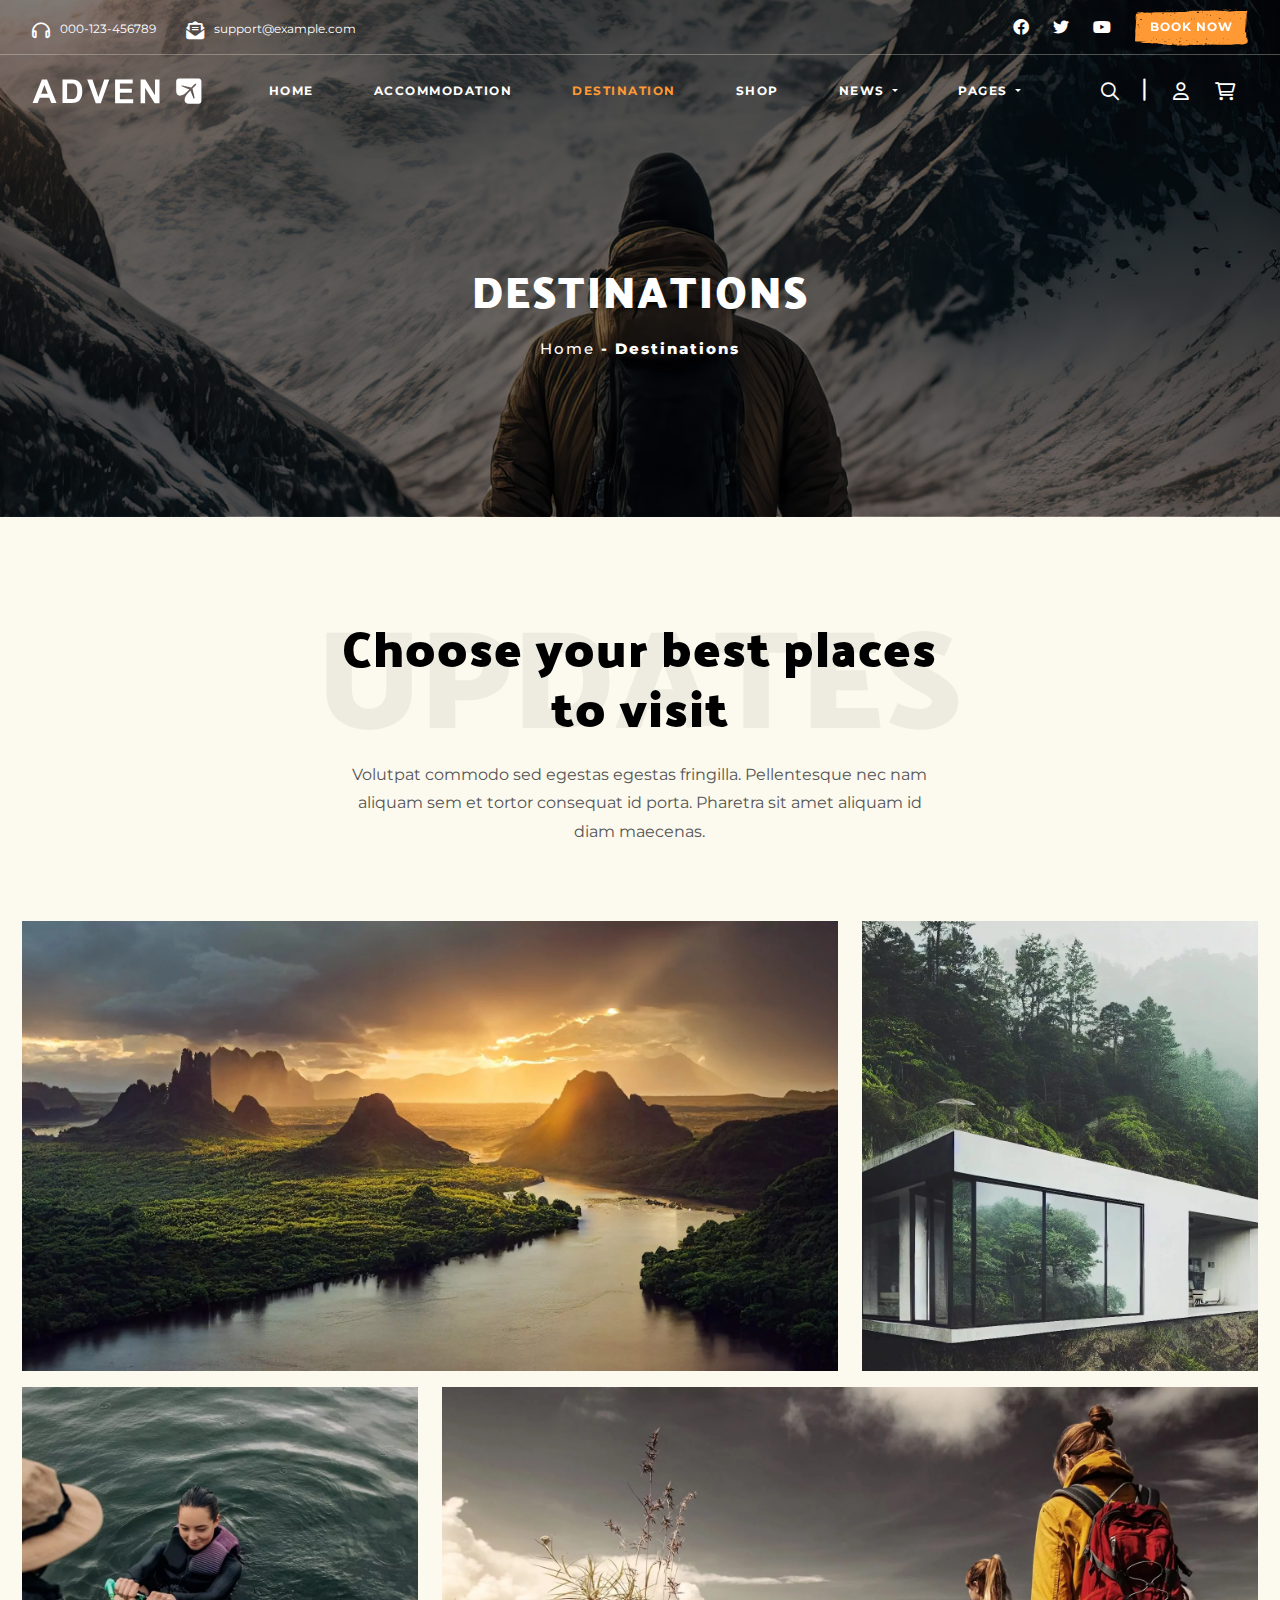
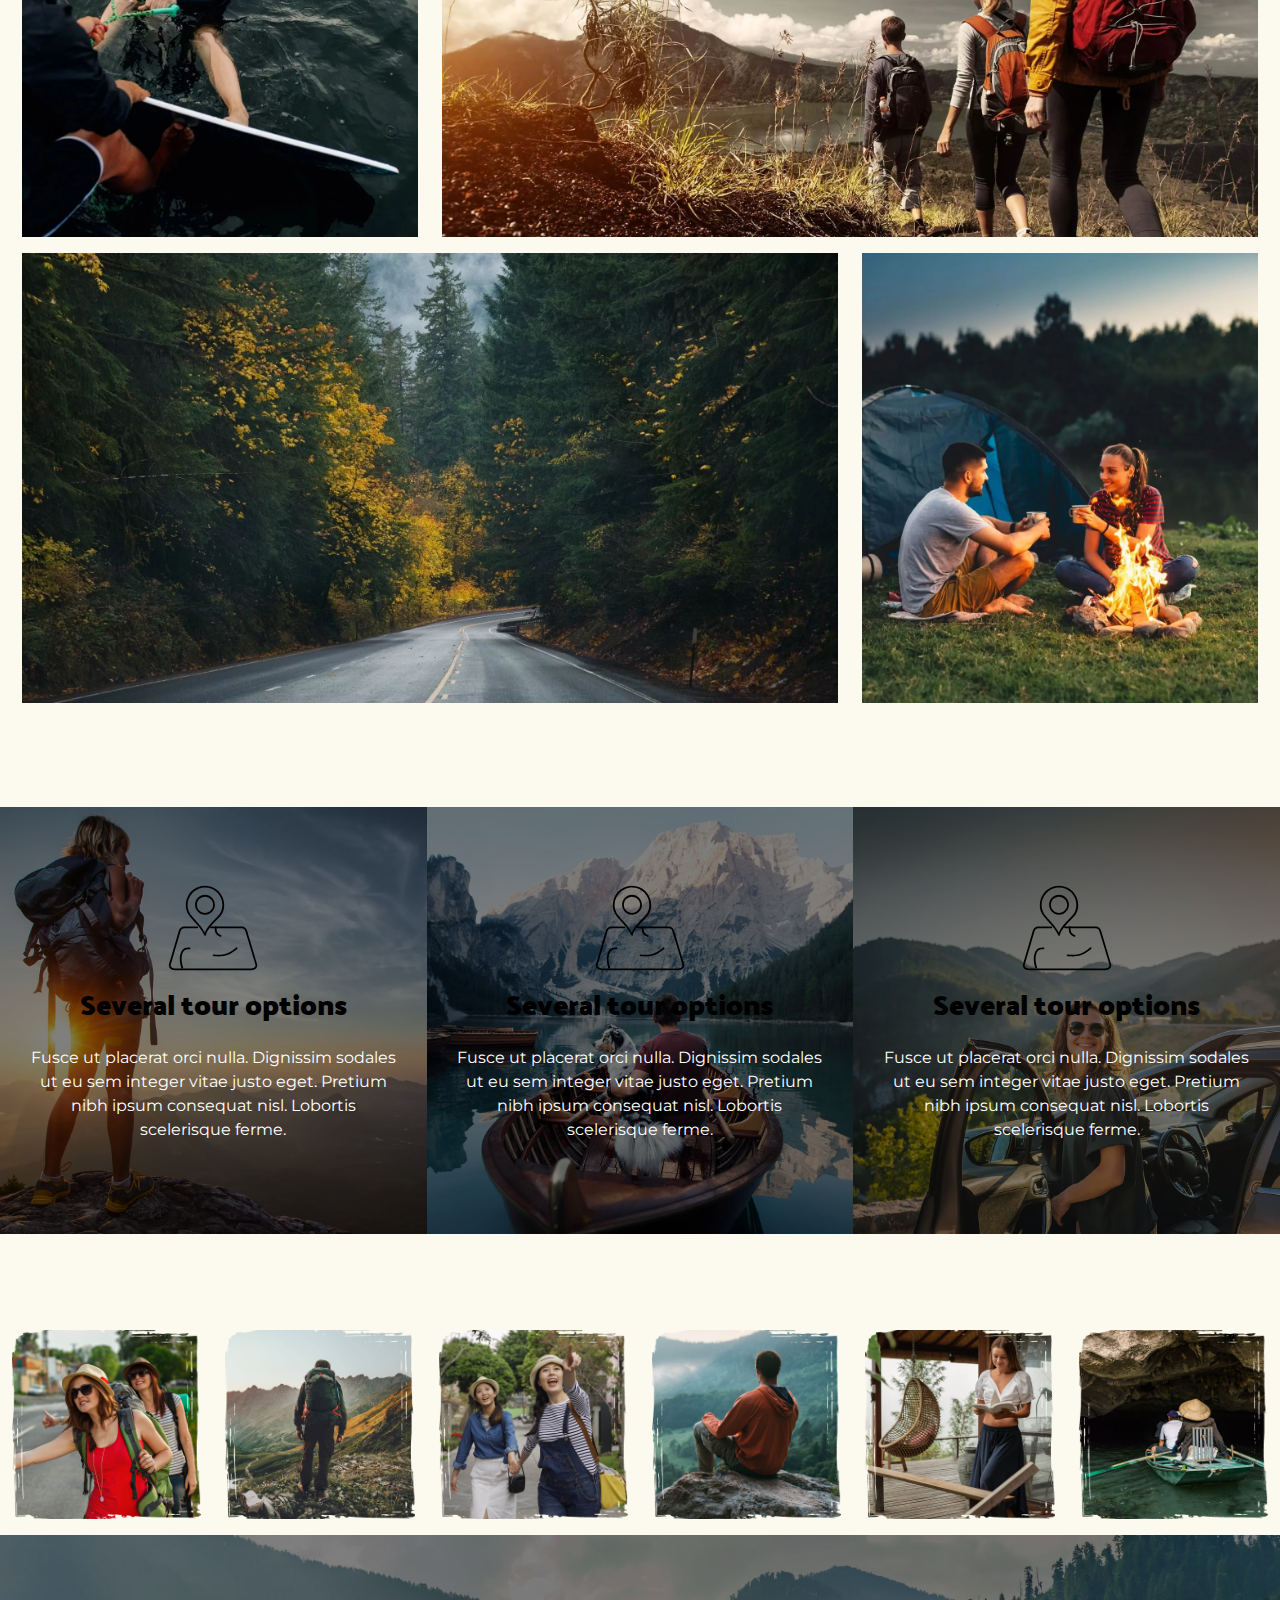
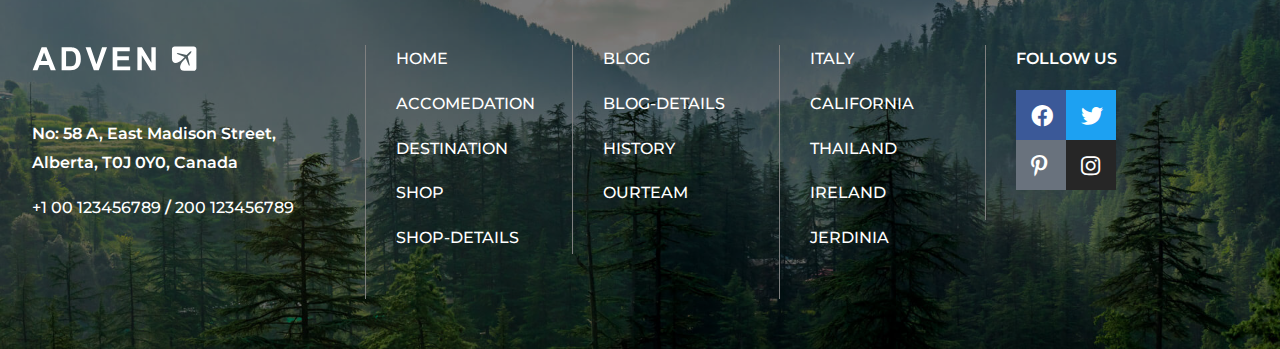
<file: destination.html>
<!DOCTYPE html>
<html lang="en">

<head>
    <meta charset="UTF-8">
    <meta name="viewport" content="width=device-width, initial-scale=1.0">
    <title>Shop – Advenx Site </title>
    <link rel="shortcut icon" href="images/website-icon.png" type="image/x-icon" />
    <link rel="stylesheet" href="CSS/style.css">
</head>

<body>
    <!-- <HOME> -->
    <section class="home">
        <!-- <NAVBAR> -->
        <header class="w-100">
            <nav class="navbar nav-top navbar-expand-lg py-1">
                <div class="container">
                    <form class="d-flex pt-2">
                        <div class="d-flex ico">
                            <i class="fa-regular fa-headphones"></i>
                            <p class="hover-orange">000-123-456789</p>
                        </div>
                        <div class="d-flex ico">
                            <i class="fa-solid fa-envelope-open-text"></i>
                            <p class="hover-orange">support@example.com</p>
                        </div>
                    </form>
                    <form class="d-flex">
                        <div class="ico">
                            <i class="fa-brands fa-facebook hover-orange"></i>
                        </div>
                        <div class="ico">
                            <i class="fa-brands fa-twitter hover-orange"></i>
                        </div>
                        <div class="ico">
                            <i class="fa-brands fa-youtube hover-orange"></i>
                        </div>
                        <div class="ico">
                            <div class="button">book now</div>
                        </div>
                    </form>
                </div>
            </nav>
            <nav class="navbar nav-bottom navbar-expand-lg py-1">
                <div class=" container">
                    <a class="navbar-brand" href="index.html">
                        <img src="images/light-logo.svg" alt="">
                    </a>
                    <button class="navbar-toggler -subtle" type="button" data-bs-toggle="collapse"
                        data-bs-target="#navbarSupportedContent" aria-controls="navbarSupportedContent"
                        aria-expanded="false" aria-label="Toggle navigation">
                        <span class="navbar-toggler-icon"></span>
                    </button>
                    <div class="collapse navbar-collapse" id="navbarSupportedContent">
                        <ul class="navbar-nav mx-auto mb-2 mb-lg-0">
                            <li class="nav-item ">
                                <a class="nav-link hover-orange " aria-current="page" href="index.html">home</a>
                            </li>
                            <li class="nav-item">
                                <a class="nav-link hover-orange" href="accomedation.html">accommodation</a>
                            </li>
                            <li class="nav-item">
                                <a class="nav-link hover-orange active" href="destination.html">destination</a>
                            </li>
                            <li class="nav-item">
                                <a class="nav-link hover-orange " href="shop.html">shop</a>
                            </li>
                            <li class="nav-item dropdown">
                                <a class="nav-link hover-orange dropdown-toggle " href="#" id="navbarDropdown"
                                    role="button" data-bs-toggle="dropdown" aria-expanded="false">
                                    news
                                </a>
                                <ul class="dropdown-menu bg-black" aria-labelledby="navbarDropdown">
                                    <li><a class="dropdown-item hover-orange bg-black" href="blog.html">news</a></li>
                                    <li><a class="dropdown-item hover-orange bg-black"
                                            href="blog-details.html?id=1">news
                                            details</a></li>
                                </ul>
                            </li>
                            <li class="nav-item dropdown">
                                <a class="hover-orange nav-link dropdown-toggle" href="#" id="navbarDropdown2"
                                    role="button" data-bs-toggle="dropdown" aria-expanded="false">
                                    pages
                                </a>
                                <ul class="dropdown-menu bg-black" aria-labelledby="navbarDropdown2">
                                    <li><a class="dropdown-item hover-orange bg-black" href="#">about us</a></li>
                                    <li><a class="dropdown-item hover-orange bg-black" href="#">offers</a></li>
                                    <li><a class="dropdown-item hover-orange bg-black" href="#">history</a></li>
                                    <li><a class="dropdown-item hover-orange bg-black" href="#">faq</a></li>
                                    <li><a class="dropdown-item hover-orange bg-black" href="#">our team</a></li>
                                    <li><a class="dropdown-item hover-orange bg-black" href="#">contact</a></li>
                                </ul>
                            </li>
                        </ul>
                        <form class="d-none d-xl-flex">
                            <div class="ico">
                                <i class="fa-regular fa-magnifying-glass hover-orange"></i>
                            </div>
                            <div class="ico">
                                <i class="fa-regular fa-user hover-orange"></i>
                            </div>
                            <div class="ico">
                                <i class="fa-regular fa-cart-shopping hover-orange"></i>
                            </div>
                        </form>
                    </div>
                </div>
            </nav>
        </header>
        <!-- </NAVBAR> -->

        <!-- <HOME> -->
        <div class="container h-100">
            <div class="d-flex justify-content-center align-items-center h-100 w-100 text-center">
                <div class="data">
                    <h1>destinations</h1>
                    <h3><a href="index.html"><span class="hover-orange">Home</span></a> - destinations</h3>
                </div>
            </div>
        </div>
        <!-- </HOME> -->
    </section>
    <!-- </HOME> -->

    <!-- <OUR-PAGE> -->
    <section class="our-page pb-5">
        <div class="container">
            <div class="row justify-content-center">
                <div class="col-xl-7 col-md-10 col-sm-12">
                    <div class="header-data text-center m-auto">
                        <h2 class="mb-4">Choose your best places to visit</h2>
                        <p>Volutpat commodo sed egestas egestas fringilla. Pellentesque nec nam aliquam sem et tortor
                            consequat id porta. Pharetra sit amet aliquam id diam maecenas.
                        </p>
                    </div>
                </div>
            </div>
            <div class="photos">
                <div class="row">
                    <div class="col-xl-8 col-lg-6 col-md-6 col-sm-12 my-2">
                        <div class="img">
                            <img src="images/Destination-img-1.webp" height="450" alt="">
                            <div class="overlay row align-content-center justify-content-center">
                                <div class="col-xl-8">
                                    <div class="data">
                                        <a href="#">
                                            <button class="button">india</button>
                                        </a>
                                        <p>
                                            At varius vel pharetra vel turpis nunc eget lorem. Arcu vitae elementum
                                            curabitur
                                            vitae.
                                            Erat pellentesque adipiscing commodo elit at imper.
                                        </p>
                                        <a href="#">
                                            <button class="button">click visit</button>
                                        </a>
                                    </div>
                                </div>
                            </div>
                        </div>
                    </div>
                    <div class="col-xl-4 col-lg-6 col-md-6 col-sm-12 my-2">
                        <div class="img">
                            <img src="images/Destination-img-2.webp" height="450" alt="">
                            <div class="overlay row align-content-center justify-content-center">
                                <div class="col-xl-8">
                                    <div class="data">
                                        <a href="#">
                                            <button class="button">china</button>
                                        </a>
                                        <p>
                                            At varius vel pharetra vel turpis nunc eget lorem. Arcu vitae elementum
                                            curabitur
                                            vitae.
                                            Erat pellentesque adipiscing commodo elit at imper.
                                        </p>
                                        <a href="#">
                                            <button class="button">click visit</button>
                                        </a>
                                    </div>
                                </div>
                            </div>
                        </div>
                    </div>

                    <div class="col-xl-4 col-lg-6 col-md-6 col-sm-12 my-2">
                        <div class="img">
                            <img src="images/Destination-img-3.webp" height="450" alt="">
                            <div class="overlay row align-content-center justify-content-center">
                                <div class="col-xl-8">
                                    <div class="data">
                                        <a href="#">
                                            <button class="button">thailand</button>
                                        </a>
                                        <p>
                                            At varius vel pharetra vel turpis nunc eget lorem. Arcu vitae elementum
                                            curabitur
                                            vitae.
                                            Erat pellentesque adipiscing commodo elit at imper.
                                        </p>
                                        <a href="#">
                                            <button class="button">click visit</button>
                                        </a>
                                    </div>
                                </div>
                            </div>
                        </div>
                    </div>
                    <div class="col-xl-8 col-lg-6 col-md-6 col-sm-12 my-2">
                        <div class="img">
                            <img src="images/Destination-img-4.webp" height="450" alt="">
                            <div class="overlay row align-content-center justify-content-center">
                                <div class="col-xl-8">
                                    <div class="data">
                                        <a href="#">
                                            <button class="button">japan</button>
                                        </a>
                                        <p>
                                            At varius vel pharetra vel turpis nunc eget lorem. Arcu vitae elementum
                                            curabitur
                                            vitae.
                                            Erat pellentesque adipiscing commodo elit at imper.
                                        </p>
                                        <a href="#">
                                            <button class="button">click visit</button>
                                        </a>
                                    </div>
                                </div>
                            </div>
                        </div>
                    </div>

                    <div class="col-xl-8 col-lg-6 col-md-6 col-sm-12 my-2">
                        <div class="img">
                            <img src="images/Destination-img-5.webp" height="450" alt="">
                            <div class="overlay row align-content-center justify-content-center">
                                <div class="col-xl-8">
                                    <div class="data">
                                        <a href="#">
                                            <button class="button">united kingdom</button>
                                        </a>
                                        <p>
                                            At varius vel pharetra vel turpis nunc eget lorem. Arcu vitae elementum
                                            curabitur
                                            vitae.
                                            Erat pellentesque adipiscing commodo elit at imper.
                                        </p>
                                        <a href="#">
                                            <button class="button">click visit</button>
                                        </a>
                                    </div>
                                </div>
                            </div>
                        </div>
                    </div>
                    <div class="col-xl-4 col-lg-6 col-md-6 col-sm-12 my-2">
                        <div class="img">
                            <img src="images/Destination-img-6.webp" height="450" alt="">
                            <div class="overlay row align-content-center justify-content-center">
                                <div class="col-xl-8">
                                    <div class="data">
                                        <a href="#">
                                            <button class="button">singapore</button>
                                        </a>
                                        <p>
                                            At varius vel pharetra vel turpis nunc eget lorem. Arcu vitae elementum
                                            curabitur
                                            vitae.
                                            Erat pellentesque adipiscing commodo elit at imper.
                                        </p>
                                        <a href="#">
                                            <button class="button">click visit</button>
                                        </a>
                                    </div>
                                </div>
                            </div>
                        </div>
                    </div>

                </div>
            </div>
        </div>
    </section>
    <!-- </OUR-PAGE> -->

    <!-- <DESTINATION-CAT> -->
    <section class="desti-cat mb-lg-5 mt-lg-5">
        <div class="container-fluid">
            <div class="row">
                <div class="col-xl-4 col-lg-4 col-md-6 p-0">
                    <div class="img">
                        <img src="images/icon-box-with-image-bg-1.webp" alt="">
                        <div class="overlay row justify-content-center align-content-center">
                            <div class="col-lg-11">
                                <i class="icon">
                                    <svg xmlns="http://www.w3.org/2000/svg" xmlns:xlink="http://www.w3.org/1999/xlink"
                                        x="0px" y="0px" viewBox="0 0 100.7 96.2"
                                        style="enable-background:new 0 0 100.7 96.2;" xml:space="preserve">
                                        <g>
                                            <g>
                                                <g>
                                                    <g>
                                                        <path
                                                            d="M93.5,95.3H7.3c-0.7,0-1.3-0.1-1.8-0.2c0,0-0.1,0-0.1,0c-1.1-0.4-2-0.8-2.7-1.5c-1.1-1-1.7-2.4-1.7-3.9     c0-0.5,0.1-0.8,0.2-1.2l0-0.2l11-37.3c0.3-1.2,1.1-2.4,2.1-3.3c1-0.9,2.5-1.4,4.1-1.4h14.4c0.6,0,1,0.4,1,1s-0.4,1-1,1H18.3     c-1,0-2.1,0.4-2.7,0.9c-0.7,0.6-1.3,1.5-1.5,2.3L3,89.1c-0.1,0.3-0.1,0.4-0.1,0.6c0,0.9,0.4,1.7,1.1,2.4c0.5,0.4,1.2,0.8,2,1.1     c0.4,0.1,0.9,0.2,1.3,0.2h86.2c0.3,0,0.8-0.1,1.4-0.2c0.6-0.1,1.3-0.5,1.9-1.1c0.7-0.6,1.1-1.4,1.1-2.3c0-0.2-0.1-0.5-0.1-0.8     L86.6,51.6c-0.2-0.9-0.7-1.6-1.5-2.3c-0.8-0.6-1.7-0.9-2.7-0.9H48.1c-0.6,0-1-0.4-1-1s0.4-1,1-1h34.3c1.5,0,2.9,0.5,4,1.4     c1.1,1,1.8,2.1,2.1,3.3l11.1,37.3c0.2,0.5,0.2,0.9,0.2,1.4c0,1.5-0.6,2.9-1.7,3.8c-1,0.8-1.9,1.3-2.8,1.5     C94.6,95.2,94,95.3,93.5,95.3z">
                                                        </path>
                                                    </g>
                                                    <g>
                                                        <path
                                                            d="M41.4,56.9c-0.4,0-0.8-0.3-0.9-0.6c-2.2-5.7-7.4-11.4-11.7-16c-3-3.3-5.5-6.1-6.6-8.3c-2.6-5.1-3-10.9-1.2-16.4     c1.8-5.4,5.6-9.8,10.8-12.4c3.2-1.5,6.4-2.3,9.6-2.3c11.9,0,21.5,9.6,21.5,21.5c0,3.5-0.8,6.7-2.3,9.6c-1,2.1-3.5,4.6-6.4,7.5     c-4.6,4.7-10.4,10.6-11.8,16.6C42.3,56.6,41.9,56.9,41.4,56.9C41.4,56.9,41.4,56.9,41.4,56.9z M41.4,2.9c-2.9,0-5.9,0.7-8.8,2.1     c-4.6,2.3-8.1,6.3-9.7,11.2C21.3,21.1,21.6,26.4,24,31c1,2,3.4,4.7,6.3,7.8C34,43,38.6,48,41.2,53.1c2.2-5.6,7.3-10.8,11.5-15     c2.8-2.8,5.1-5.2,6-7.1c1.4-2.6,2.1-5.5,2.1-8.7C60.9,11.6,52.2,2.9,41.4,2.9z">
                                                        </path>
                                                    </g>
                                                    <g>
                                                        <path
                                                            d="M41.4,33.3c-6.1,0-11.1-5-11.1-11.1c-0.1-2.9,1.1-5.7,3.2-7.9c2.1-2.2,4.9-3.3,7.9-3.3c6.1,0,11.1,5,11.1,11.1     C52.5,28.3,47.5,33.3,41.4,33.3z M41.4,13c-2.5,0-4.8,1-6.5,2.7c-1.7,1.7-2.6,4-2.6,6.4c0,5,4.1,9.1,9.1,9.1s9.1-4.1,9.1-9.2     C50.5,17.1,46.4,13,41.4,13z">
                                                        </path>
                                                    </g>
                                                </g>
                                                <g>
                                                    <path
                                                        d="M15.9,93.7c-0.4,0-0.8-0.3-0.9-0.7c-1.2-3.6-1.8-7-1.8-10.2c0-4.2,1.1-7.9,3.2-10.4c1.7-2,4.2-2.8,7.8-2.5    c0.5,0.1,1,0.5,0.9,1.1c0,0.6-0.5,1-1.1,0.9c-0.4,0-0.9-0.1-1.3-0.1c-2.2,0-3.7,0.6-4.8,1.8c-1.8,2.1-2.7,5.4-2.7,9.1    c0,2.9,0.6,6.1,1.7,9.5c0.2,0.5-0.1,1.1-0.6,1.3C16.1,93.7,16,93.7,15.9,93.7z M56.2,80c-1.1,0-2.3-0.1-3.5-0.2    c-0.6-0.1-1.3-0.1-1.9-0.2c-0.5-0.1-0.9-0.6-0.8-1.1c0.1-0.5,0.6-0.9,1.1-0.8c0.6,0.1,1.2,0.2,1.8,0.2C54,78,55.1,78,56.2,78    c7.6,0,13.3-2.3,19.8-7.9l0.1-0.1c0.4-0.4,1-0.3,1.4,0.1c0.4,0.4,0.3,1-0.1,1.4l-0.8-0.6l0.7,0.8C70.5,77.5,64.2,80,56.2,80z     M58.7,58c-0.1,0-0.2,0-0.4-0.1c-0.8-0.3-1.5-0.7-2-1.1c-2.2-1.6-4-3.3-4-7.9c0-0.6,0-1.2,0.1-1.9c0-0.5,0.5-1,1.1-0.9    c0.6,0,1,0.5,0.9,1.1c-0.1,0.6-0.1,1.2-0.1,1.7c0,3.7,1.3,4.9,3.2,6.3c0.4,0.3,0.9,0.6,1.6,0.8c0.5,0.2,0.8,0.8,0.6,1.3    C59.5,57.8,59.1,58,58.7,58z">
                                                    </path>
                                                </g>
                                            </g>
                                        </g>
                                    </svg>
                                </i>
                                <h5>Several tour options</h5>
                                <p>Fusce ut placerat orci nulla. Dignissim sodales ut eu sem integer vitae justo eget.
                                    Pretium nibh ipsum consequat nisl. Lobortis scelerisque ferme. </p>
                            </div>
                        </div>
                    </div>
                </div>
                <div class="col-xl-4 col-lg-4 col-md-6 p-0">
                    <div class="img">
                        <img src="images/icon-box-with-image-bg-2.webp" alt="">
                        <div class="overlay row justify-content-center align-content-center">
                            <div class="col-lg-11">
                                <i class="icon">
                                    <svg xmlns="http://www.w3.org/2000/svg" xmlns:xlink="http://www.w3.org/1999/xlink"
                                        x="0px" y="0px" viewBox="0 0 100.7 96.2"
                                        style="enable-background:new 0 0 100.7 96.2;" xml:space="preserve">
                                        <g>
                                            <g>
                                                <g>
                                                    <g>
                                                        <path
                                                            d="M93.5,95.3H7.3c-0.7,0-1.3-0.1-1.8-0.2c0,0-0.1,0-0.1,0c-1.1-0.4-2-0.8-2.7-1.5c-1.1-1-1.7-2.4-1.7-3.9     c0-0.5,0.1-0.8,0.2-1.2l0-0.2l11-37.3c0.3-1.2,1.1-2.4,2.1-3.3c1-0.9,2.5-1.4,4.1-1.4h14.4c0.6,0,1,0.4,1,1s-0.4,1-1,1H18.3     c-1,0-2.1,0.4-2.7,0.9c-0.7,0.6-1.3,1.5-1.5,2.3L3,89.1c-0.1,0.3-0.1,0.4-0.1,0.6c0,0.9,0.4,1.7,1.1,2.4c0.5,0.4,1.2,0.8,2,1.1     c0.4,0.1,0.9,0.2,1.3,0.2h86.2c0.3,0,0.8-0.1,1.4-0.2c0.6-0.1,1.3-0.5,1.9-1.1c0.7-0.6,1.1-1.4,1.1-2.3c0-0.2-0.1-0.5-0.1-0.8     L86.6,51.6c-0.2-0.9-0.7-1.6-1.5-2.3c-0.8-0.6-1.7-0.9-2.7-0.9H48.1c-0.6,0-1-0.4-1-1s0.4-1,1-1h34.3c1.5,0,2.9,0.5,4,1.4     c1.1,1,1.8,2.1,2.1,3.3l11.1,37.3c0.2,0.5,0.2,0.9,0.2,1.4c0,1.5-0.6,2.9-1.7,3.8c-1,0.8-1.9,1.3-2.8,1.5     C94.6,95.2,94,95.3,93.5,95.3z">
                                                        </path>
                                                    </g>
                                                    <g>
                                                        <path
                                                            d="M41.4,56.9c-0.4,0-0.8-0.3-0.9-0.6c-2.2-5.7-7.4-11.4-11.7-16c-3-3.3-5.5-6.1-6.6-8.3c-2.6-5.1-3-10.9-1.2-16.4     c1.8-5.4,5.6-9.8,10.8-12.4c3.2-1.5,6.4-2.3,9.6-2.3c11.9,0,21.5,9.6,21.5,21.5c0,3.5-0.8,6.7-2.3,9.6c-1,2.1-3.5,4.6-6.4,7.5     c-4.6,4.7-10.4,10.6-11.8,16.6C42.3,56.6,41.9,56.9,41.4,56.9C41.4,56.9,41.4,56.9,41.4,56.9z M41.4,2.9c-2.9,0-5.9,0.7-8.8,2.1     c-4.6,2.3-8.1,6.3-9.7,11.2C21.3,21.1,21.6,26.4,24,31c1,2,3.4,4.7,6.3,7.8C34,43,38.6,48,41.2,53.1c2.2-5.6,7.3-10.8,11.5-15     c2.8-2.8,5.1-5.2,6-7.1c1.4-2.6,2.1-5.5,2.1-8.7C60.9,11.6,52.2,2.9,41.4,2.9z">
                                                        </path>
                                                    </g>
                                                    <g>
                                                        <path
                                                            d="M41.4,33.3c-6.1,0-11.1-5-11.1-11.1c-0.1-2.9,1.1-5.7,3.2-7.9c2.1-2.2,4.9-3.3,7.9-3.3c6.1,0,11.1,5,11.1,11.1     C52.5,28.3,47.5,33.3,41.4,33.3z M41.4,13c-2.5,0-4.8,1-6.5,2.7c-1.7,1.7-2.6,4-2.6,6.4c0,5,4.1,9.1,9.1,9.1s9.1-4.1,9.1-9.2     C50.5,17.1,46.4,13,41.4,13z">
                                                        </path>
                                                    </g>
                                                </g>
                                                <g>
                                                    <path
                                                        d="M15.9,93.7c-0.4,0-0.8-0.3-0.9-0.7c-1.2-3.6-1.8-7-1.8-10.2c0-4.2,1.1-7.9,3.2-10.4c1.7-2,4.2-2.8,7.8-2.5    c0.5,0.1,1,0.5,0.9,1.1c0,0.6-0.5,1-1.1,0.9c-0.4,0-0.9-0.1-1.3-0.1c-2.2,0-3.7,0.6-4.8,1.8c-1.8,2.1-2.7,5.4-2.7,9.1    c0,2.9,0.6,6.1,1.7,9.5c0.2,0.5-0.1,1.1-0.6,1.3C16.1,93.7,16,93.7,15.9,93.7z M56.2,80c-1.1,0-2.3-0.1-3.5-0.2    c-0.6-0.1-1.3-0.1-1.9-0.2c-0.5-0.1-0.9-0.6-0.8-1.1c0.1-0.5,0.6-0.9,1.1-0.8c0.6,0.1,1.2,0.2,1.8,0.2C54,78,55.1,78,56.2,78    c7.6,0,13.3-2.3,19.8-7.9l0.1-0.1c0.4-0.4,1-0.3,1.4,0.1c0.4,0.4,0.3,1-0.1,1.4l-0.8-0.6l0.7,0.8C70.5,77.5,64.2,80,56.2,80z     M58.7,58c-0.1,0-0.2,0-0.4-0.1c-0.8-0.3-1.5-0.7-2-1.1c-2.2-1.6-4-3.3-4-7.9c0-0.6,0-1.2,0.1-1.9c0-0.5,0.5-1,1.1-0.9    c0.6,0,1,0.5,0.9,1.1c-0.1,0.6-0.1,1.2-0.1,1.7c0,3.7,1.3,4.9,3.2,6.3c0.4,0.3,0.9,0.6,1.6,0.8c0.5,0.2,0.8,0.8,0.6,1.3    C59.5,57.8,59.1,58,58.7,58z">
                                                    </path>
                                                </g>
                                            </g>
                                        </g>
                                    </svg>
                                </i>
                                <h5>Several tour options</h5>
                                <p>Fusce ut placerat orci nulla. Dignissim sodales ut eu sem integer vitae justo eget.
                                    Pretium nibh ipsum consequat nisl. Lobortis scelerisque ferme. </p>
                            </div>
                        </div>
                    </div>
                </div>
                <div class="col-xl-4 col-lg-4 col-md-6 p-0">
                    <div class="img">
                        <img src="images/icon-box-with-image-bg-3.webp" alt="">
                        <div class="overlay row justify-content-center align-content-center">
                            <div class="col-lg-11">
                                <i class="icon">
                                    <svg xmlns="http://www.w3.org/2000/svg" xmlns:xlink="http://www.w3.org/1999/xlink"
                                        x="0px" y="0px" viewBox="0 0 100.7 96.2"
                                        style="enable-background:new 0 0 100.7 96.2;" xml:space="preserve">
                                        <g>
                                            <g>
                                                <g>
                                                    <g>
                                                        <path
                                                            d="M93.5,95.3H7.3c-0.7,0-1.3-0.1-1.8-0.2c0,0-0.1,0-0.1,0c-1.1-0.4-2-0.8-2.7-1.5c-1.1-1-1.7-2.4-1.7-3.9     c0-0.5,0.1-0.8,0.2-1.2l0-0.2l11-37.3c0.3-1.2,1.1-2.4,2.1-3.3c1-0.9,2.5-1.4,4.1-1.4h14.4c0.6,0,1,0.4,1,1s-0.4,1-1,1H18.3     c-1,0-2.1,0.4-2.7,0.9c-0.7,0.6-1.3,1.5-1.5,2.3L3,89.1c-0.1,0.3-0.1,0.4-0.1,0.6c0,0.9,0.4,1.7,1.1,2.4c0.5,0.4,1.2,0.8,2,1.1     c0.4,0.1,0.9,0.2,1.3,0.2h86.2c0.3,0,0.8-0.1,1.4-0.2c0.6-0.1,1.3-0.5,1.9-1.1c0.7-0.6,1.1-1.4,1.1-2.3c0-0.2-0.1-0.5-0.1-0.8     L86.6,51.6c-0.2-0.9-0.7-1.6-1.5-2.3c-0.8-0.6-1.7-0.9-2.7-0.9H48.1c-0.6,0-1-0.4-1-1s0.4-1,1-1h34.3c1.5,0,2.9,0.5,4,1.4     c1.1,1,1.8,2.1,2.1,3.3l11.1,37.3c0.2,0.5,0.2,0.9,0.2,1.4c0,1.5-0.6,2.9-1.7,3.8c-1,0.8-1.9,1.3-2.8,1.5     C94.6,95.2,94,95.3,93.5,95.3z">
                                                        </path>
                                                    </g>
                                                    <g>
                                                        <path
                                                            d="M41.4,56.9c-0.4,0-0.8-0.3-0.9-0.6c-2.2-5.7-7.4-11.4-11.7-16c-3-3.3-5.5-6.1-6.6-8.3c-2.6-5.1-3-10.9-1.2-16.4     c1.8-5.4,5.6-9.8,10.8-12.4c3.2-1.5,6.4-2.3,9.6-2.3c11.9,0,21.5,9.6,21.5,21.5c0,3.5-0.8,6.7-2.3,9.6c-1,2.1-3.5,4.6-6.4,7.5     c-4.6,4.7-10.4,10.6-11.8,16.6C42.3,56.6,41.9,56.9,41.4,56.9C41.4,56.9,41.4,56.9,41.4,56.9z M41.4,2.9c-2.9,0-5.9,0.7-8.8,2.1     c-4.6,2.3-8.1,6.3-9.7,11.2C21.3,21.1,21.6,26.4,24,31c1,2,3.4,4.7,6.3,7.8C34,43,38.6,48,41.2,53.1c2.2-5.6,7.3-10.8,11.5-15     c2.8-2.8,5.1-5.2,6-7.1c1.4-2.6,2.1-5.5,2.1-8.7C60.9,11.6,52.2,2.9,41.4,2.9z">
                                                        </path>
                                                    </g>
                                                    <g>
                                                        <path
                                                            d="M41.4,33.3c-6.1,0-11.1-5-11.1-11.1c-0.1-2.9,1.1-5.7,3.2-7.9c2.1-2.2,4.9-3.3,7.9-3.3c6.1,0,11.1,5,11.1,11.1     C52.5,28.3,47.5,33.3,41.4,33.3z M41.4,13c-2.5,0-4.8,1-6.5,2.7c-1.7,1.7-2.6,4-2.6,6.4c0,5,4.1,9.1,9.1,9.1s9.1-4.1,9.1-9.2     C50.5,17.1,46.4,13,41.4,13z">
                                                        </path>
                                                    </g>
                                                </g>
                                                <g>
                                                    <path
                                                        d="M15.9,93.7c-0.4,0-0.8-0.3-0.9-0.7c-1.2-3.6-1.8-7-1.8-10.2c0-4.2,1.1-7.9,3.2-10.4c1.7-2,4.2-2.8,7.8-2.5    c0.5,0.1,1,0.5,0.9,1.1c0,0.6-0.5,1-1.1,0.9c-0.4,0-0.9-0.1-1.3-0.1c-2.2,0-3.7,0.6-4.8,1.8c-1.8,2.1-2.7,5.4-2.7,9.1    c0,2.9,0.6,6.1,1.7,9.5c0.2,0.5-0.1,1.1-0.6,1.3C16.1,93.7,16,93.7,15.9,93.7z M56.2,80c-1.1,0-2.3-0.1-3.5-0.2    c-0.6-0.1-1.3-0.1-1.9-0.2c-0.5-0.1-0.9-0.6-0.8-1.1c0.1-0.5,0.6-0.9,1.1-0.8c0.6,0.1,1.2,0.2,1.8,0.2C54,78,55.1,78,56.2,78    c7.6,0,13.3-2.3,19.8-7.9l0.1-0.1c0.4-0.4,1-0.3,1.4,0.1c0.4,0.4,0.3,1-0.1,1.4l-0.8-0.6l0.7,0.8C70.5,77.5,64.2,80,56.2,80z     M58.7,58c-0.1,0-0.2,0-0.4-0.1c-0.8-0.3-1.5-0.7-2-1.1c-2.2-1.6-4-3.3-4-7.9c0-0.6,0-1.2,0.1-1.9c0-0.5,0.5-1,1.1-0.9    c0.6,0,1,0.5,0.9,1.1c-0.1,0.6-0.1,1.2-0.1,1.7c0,3.7,1.3,4.9,3.2,6.3c0.4,0.3,0.9,0.6,1.6,0.8c0.5,0.2,0.8,0.8,0.6,1.3    C59.5,57.8,59.1,58,58.7,58z">
                                                    </path>
                                                </g>
                                            </g>
                                        </g>
                                    </svg>
                                </i>
                                <h5>Several tour options</h5>
                                <p>Fusce ut placerat orci nulla. Dignissim sodales ut eu sem integer vitae justo eget.
                                    Pretium nibh ipsum consequat nisl. Lobortis scelerisque ferme. </p>
                            </div>
                        </div>
                    </div>
                </div>
            </div>
        </div>
    </section>
    <!-- </DESTINATION-CAT> -->

    <!-- <SOCIAL> -->
    <section class="social pt-5 mb-3">
        <div class="container-fluid">
            <div class="row">
                <div class="col-xl-2 col-lg-3 col-md-3 col-sm-6">
                    <div class="social-img">
                        <img src="images/instagram-image-1.jpg" alt="">
                        <div class="overlay"></div>
                    </div>
                </div>
                <div class="col-xl-2 col-lg-3 col-md-3 col-sm-6">
                    <div class="social-img">
                        <img src="images/instagram-image-2.jpg" alt="">
                        <div class="overlay"></div>
                    </div>
                </div>
                <div class="d-none d-md-block col-xl-2 col-lg-3 col-md-3">
                    <div class="social-img">
                        <img src="images/instagram-image-3.jpg" alt="">
                        <div class="overlay"></div>
                    </div>
                </div>
                <div class="d-none d-md-block col-xl-2 col-lg-3 col-md-3">
                    <div class="social-img">
                        <img src="images/instagram-image-4.jpg" alt="">
                        <div class="overlay"></div>
                    </div>
                </div>
                <div class="d-none d-xl-block col-xl-2 ">
                    <div class="social-img">
                        <img src="images/instagram-image-5.jpg" alt="">
                        <div class="overlay"></div>
                    </div>
                </div>
                <div class="d-none d-xl-block col-xl-2 ">
                    <div class="social-img">
                        <img src="images/instagram-image-6.jpg" alt="">
                        <div class="overlay"></div>
                    </div>
                </div>
            </div>
        </div>
    </section>
    <!-- </SOCIAL> -->

    <!-- <FOOTER> -->
    <section class="footer">
        <div class="container">
            <div class="row ">
                <div class="col-xl-4">
                    <div class="foot-data">
                        <img class="mb-xl-5" src="images/light-logo.svg" alt="">
                        <p class="w-75"> No: 58 A, East Madison Street, Alberta, T0J 0Y0, Canada </p>
                        <p><a href="#">+1 00 123456789</a> / <a href="#">200 123456789</a></p>
                    </div>
                </div>
                <div class="col-xl-2">
                    <div class="foot-data">
                        <p>
                            <a href="index.html">HOME</a>
                        </p>
                        <p>
                            <a href="accomedation.html">ACCOMEDATION</a>
                        </p>
                        <p>
                            <a href="destination.html">DESTINATION</a>
                        </p>
                        <p>
                            <a href="shop.html">SHOP</a>
                        </p>
                        <p>
                            <a href="product.html?id=1">SHOP-DETAILS</a>
                        </p>
                    </div>
                </div>
                <div class="col-xl-2">
                    <div class="foot-data">
                        <p>
                            <a href="blog.html">BLOG</a>
                        </p>
                        <p>
                            <a href="blog-details.html">BLOG-DETAILS</a>
                        </p>
                        <p>
                            <a href="history.html">HISTORY</a>
                        </p>
                        <p>
                            <a href="our-team.html">OURTEAM</a>
                        </p>
                    </div>
                </div>
                <div class="col-xl-2">
                    <div class="foot-data">
                        <p>
                            <a href="#">ITALY</a>
                        </p>
                        <p>
                            <a href="#">CALIFORNIA</a>
                        </p>
                        <p>
                            <a href="#">THAILAND</a>
                        </p>
                        <p>
                            <a href="#">IRELAND</a>
                        </p>
                        <p>
                            <a href="#">JERDINIA</a>
                        </p>
                    </div>
                </div>
                <div class="col-xl-2">
                    <div class="foot-data">
                        <p>FOLLOW US</p>
                        <div class="icons">
                            <div class="ico">
                                <i class="fa-brands fa-facebook"></i>
                                <i class="fa-brands fa-twitter"></i>
                                <i class="fa-brands fa-pinterest-p"></i>
                                <i class="fa-brands fa-instagram"></i>
                            </div>
                        </div>
                    </div>
                </div>

            </div>
        </div>
    </section>
    <!-- </FOOTER> -->

    <script src="JS/bootstrap.bundle.min.js"></script>
    <script src="JS/blog.js"></script>
</body>

</html>
</file>
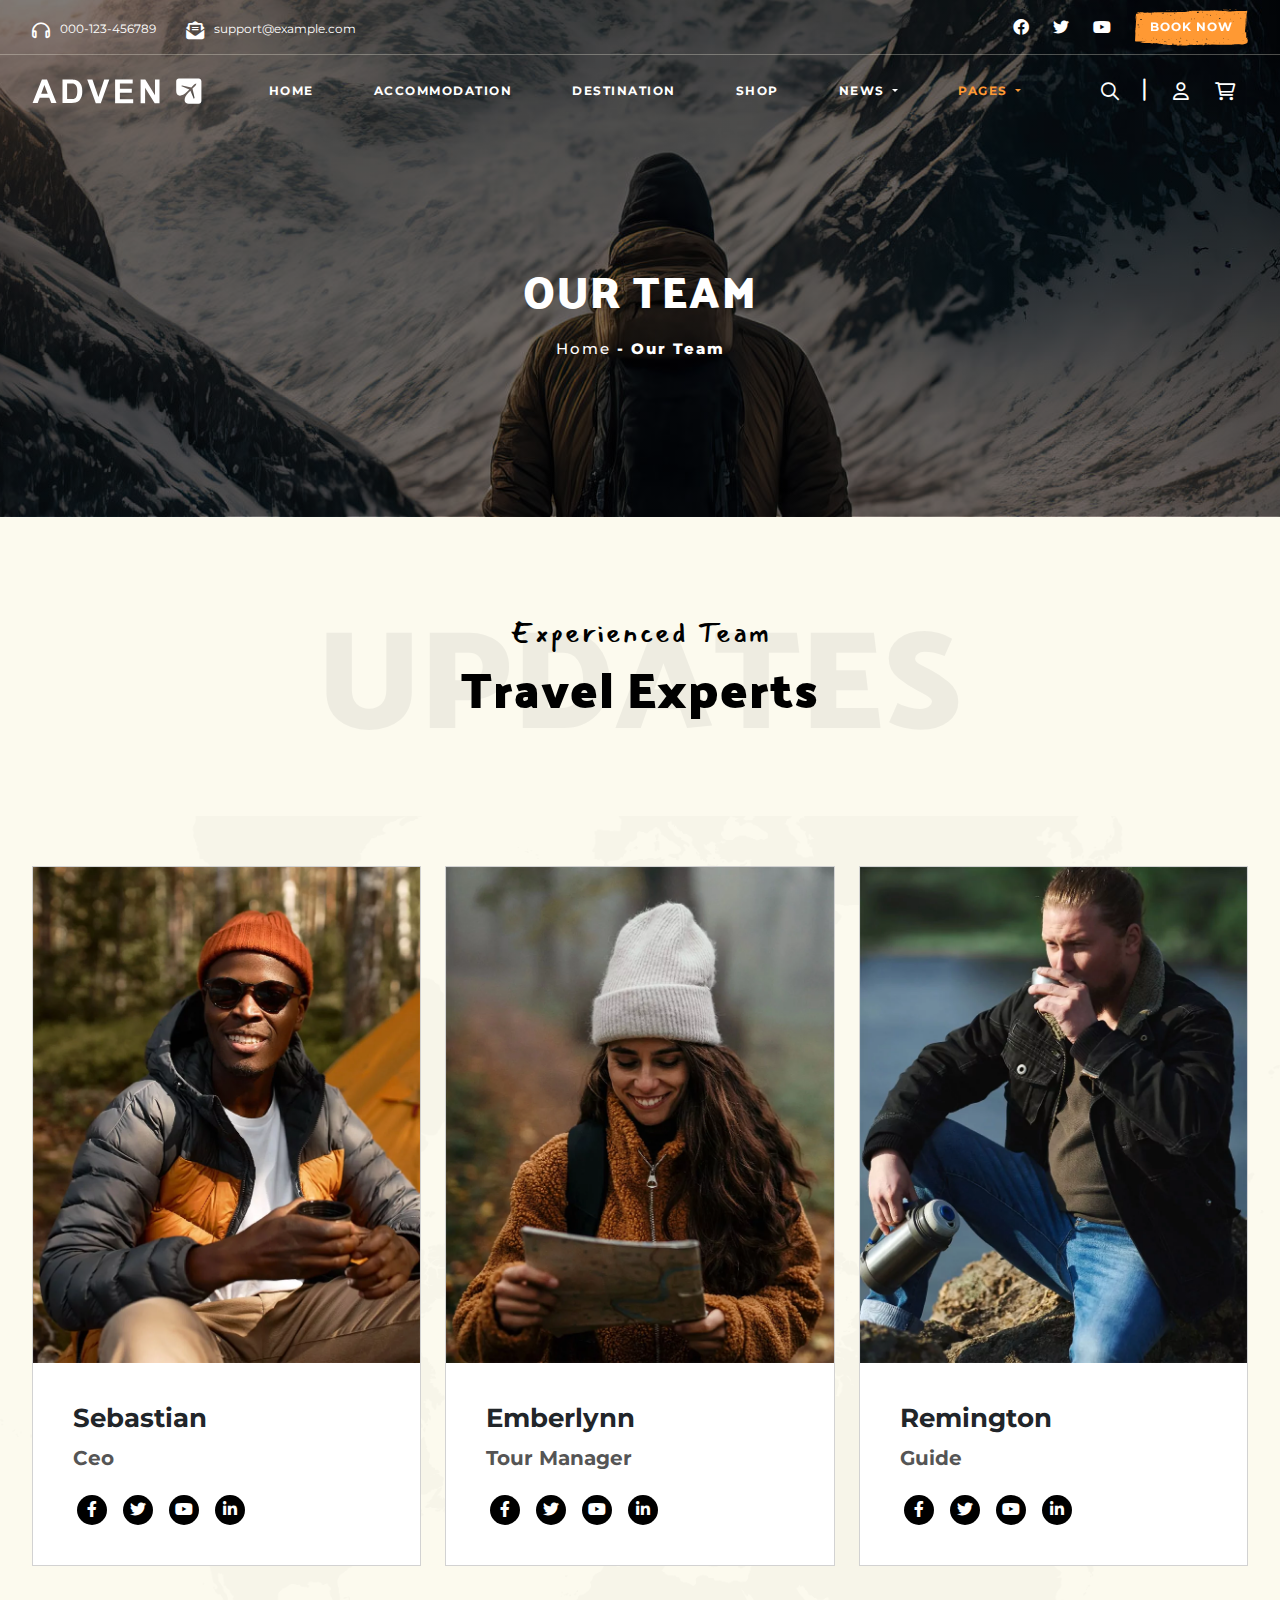
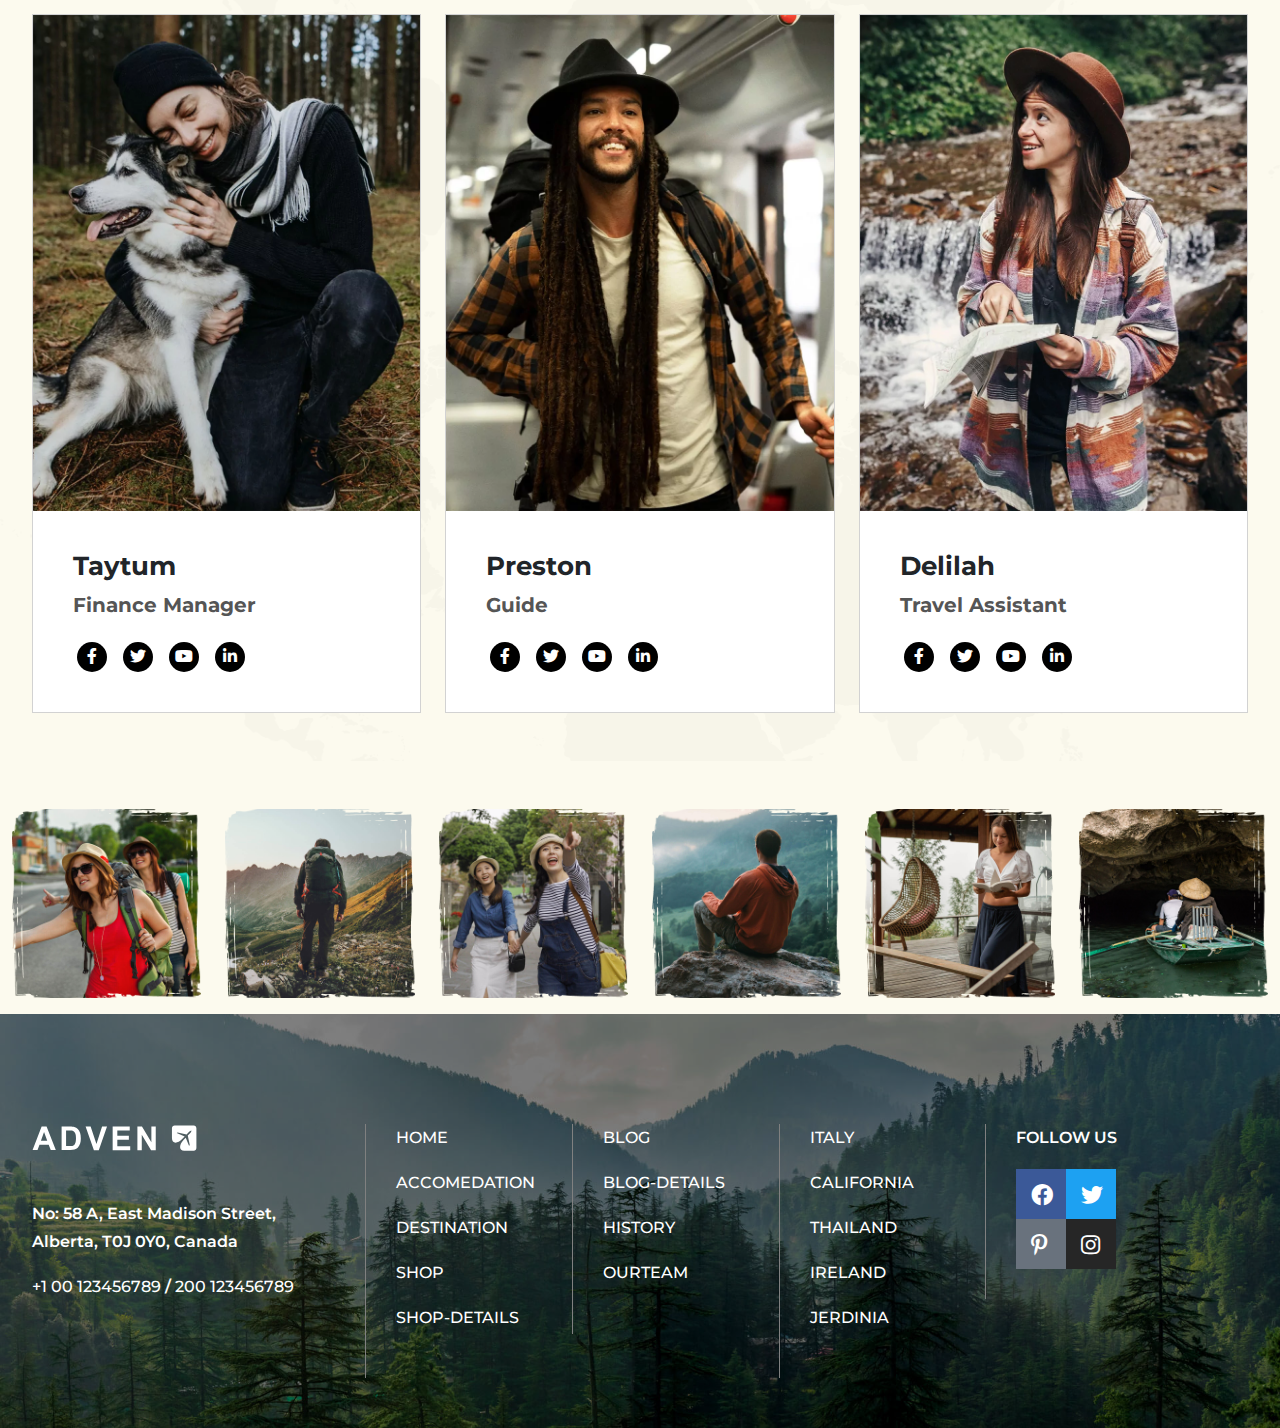
<file: our-team.html>
<!DOCTYPE html>
<html lang="en">

<head>
    <meta charset="UTF-8">
    <meta name="viewport" content="width=device-width, initial-scale=1.0">
    <title>Shop – Advenx Site </title>
    <link rel="shortcut icon" href="images/website-icon.png" type="image/x-icon" />
    <link rel="stylesheet" href="CSS/style.css">
</head>

<body>
    <!-- <HOME> -->
    <section class="home">
        <!-- <NAVBAR> -->
        <header class="w-100">
            <nav class="navbar nav-top navbar-expand-lg py-1">
                <div class="container">
                    <form class="d-flex pt-2">
                        <div class="d-flex ico">
                            <i class="fa-regular fa-headphones"></i>
                            <p class="hover-orange">000-123-456789</p>
                        </div>
                        <div class="d-flex ico">
                            <i class="fa-solid fa-envelope-open-text"></i>
                            <p class="hover-orange">support@example.com</p>
                        </div>
                    </form>
                    <form class="d-flex">
                        <div class="ico">
                            <i class="fa-brands fa-facebook hover-orange"></i>
                        </div>
                        <div class="ico">
                            <i class="fa-brands fa-twitter hover-orange"></i>
                        </div>
                        <div class="ico">
                            <i class="fa-brands fa-youtube hover-orange"></i>
                        </div>
                        <div class="ico">
                            <div class="button">book now</div>
                        </div>
                    </form>
                </div>
            </nav>
            <nav class="navbar nav-bottom navbar-expand-lg py-1">
                <div class=" container">
                    <a class="navbar-brand" href="index.html">
                        <img src="images/light-logo.svg" alt="">
                    </a>
                    <button class="navbar-toggler -subtle" type="button" data-bs-toggle="collapse"
                        data-bs-target="#navbarSupportedContent" aria-controls="navbarSupportedContent"
                        aria-expanded="false" aria-label="Toggle navigation">
                        <span class="navbar-toggler-icon"></span>
                    </button>
                    <div class="collapse navbar-collapse" id="navbarSupportedContent">
                        <ul class="navbar-nav mx-auto mb-2 mb-lg-0">
                            <li class="nav-item ">
                                <a class="nav-link hover-orange " aria-current="page" href="index.html">home</a>
                            </li>
                            <li class="nav-item">
                                <a class="nav-link hover-orange" href="accomedation.html">accommodation</a>
                            </li>
                            <li class="nav-item">
                                <a class="nav-link hover-orange " href="destination.html">destination</a>
                            </li>
                            <li class="nav-item">
                                <a class="nav-link hover-orange " href="shop.html">shop</a>
                            </li>
                            <li class="nav-item dropdown">
                                <a class="nav-link hover-orange dropdown-toggle " href="#" id="navbarDropdown"
                                    role="button" data-bs-toggle="dropdown" aria-expanded="false">
                                    news
                                </a>
                                <ul class="dropdown-menu bg-black" aria-labelledby="navbarDropdown">
                                    <li><a class="dropdown-item hover-orange bg-black" href="blog.html">news</a></li>
                                    <li><a class="dropdown-item hover-orange bg-black"
                                            href="blog-details.html?id=1">news
                                            details</a></li>
                                </ul>
                            </li>
                            <li class="nav-item dropdown">
                                <a class="hover-orange nav-link dropdown-toggle active" href="#" id="navbarDropdown2"
                                    role="button" data-bs-toggle="dropdown" aria-expanded="false">
                                    pages
                                </a>
                                <ul class="dropdown-menu bg-black" aria-labelledby="navbarDropdown2">
                                    <li><a class="dropdown-item hover-orange bg-black" href="#">about us</a></li>
                                    <li><a class="dropdown-item hover-orange bg-black" href="#">offers</a></li>
                                    <li><a class="dropdown-item hover-orange bg-black" href="#">history</a></li>
                                    <li><a class="dropdown-item hover-orange bg-black" href="#">faq</a></li>
                                    <li><a class="dropdown-item hover-orange bg-black active" href="our-team.html">our
                                            team</a>
                                    </li>
                                    <li><a class="dropdown-item hover-orange bg-black" href="#">contact</a></li>
                                </ul>
                            </li>
                        </ul>
                        <form class="d-none d-xl-flex">
                            <div class="ico">
                                <i class="fa-regular fa-magnifying-glass hover-orange"></i>
                            </div>
                            <div class="ico">
                                <i class="fa-regular fa-user hover-orange"></i>
                            </div>
                            <div class="ico">
                                <i class="fa-regular fa-cart-shopping hover-orange"></i>
                            </div>
                        </form>
                    </div>
                </div>
            </nav>
        </header>
        <!-- </NAVBAR> -->

        <!-- <HOME> -->
        <div class="container h-100">
            <div class="d-flex justify-content-center align-items-center h-100 w-100 text-center">
                <div class="data">
                    <h1>our team</h1>
                    <h3><a href="index.html"><span class="hover-orange">Home</span></a> - our team</h3>
                </div>
            </div>
        </div>
        <!-- </HOME> -->
    </section>
    <!-- </HOME> -->

    <!-- <OUR-PAGE> -->
    <section class="our-page mb-5">
        <div class="container">
            <div class="row justify-content-center">
                <div class="col-xl-8 col-md-10 col-sm-12">
                    <div class="header-data text-center">
                        <h4>Experienced Team</h4>
                        <h2>Travel Experts</h2>
                    </div>
                </div>
            </div>
        </div>
    </section>
    <!-- </OUR-PAGE> -->

    <div class="travel">
        <div class="container">
            <div class="cards row">
                <div class="col-xl-4 col-lg-6 col-md-12">
                    <div class="card rounded-0 mb-5">
                        <div class="card-img">
                            <img src="images/team-image-4.webp" alt="">
                        </div>
                        <div class="card-body ms-4 my-4">
                            <h3>sebastian</h3>
                            <h4>ceo</h4>
                            <div class="card-icon row ms-1 mt-4">
                                <a class="me-3" href="#"><i class="fa-brands fa-facebook-f"></i></a>
                                <a class="me-3" href="#"><i class="fa-brands fa-twitter"></i></a>
                                <a class="me-3" href="#"><i class="fa-brands fa-youtube"></i></a>
                                <a class="me-3" href="#"><i class="fa-brands fa-linkedin-in"></i></a>
                            </div>
                        </div>
                    </div>
                </div>
                <div class="col-xl-4 col-lg-6 col-md-12">
                    <div class="card rounded-0 mb-5">
                        <div class="card-img">
                            <img src="images/team-image-6.webp" alt="">
                        </div>
                        <div class="card-body ms-4 my-4">
                            <h3>Emberlynn</h3>
                            <h4>Tour Manager</h4>
                            <div class="card-icon row ms-1 mt-4">
                                <a class="me-3" href="#"><i class="fa-brands fa-facebook-f"></i></a>
                                <a class="me-3" href="#"><i class="fa-brands fa-twitter"></i></a>
                                <a class="me-3" href="#"><i class="fa-brands fa-youtube"></i></a>
                                <a class="me-3" href="#"><i class="fa-brands fa-linkedin-in"></i></a>
                            </div>
                        </div>
                    </div>
                </div>
                <div class="col-xl-4 col-lg-6 col-md-12">
                    <div class="card rounded-0 mb-5">
                        <div class="card-img">
                            <img src="images/team-image-2.webp" alt="">
                        </div>
                        <div class="card-body ms-4 my-4">
                            <h3>Remington</h3>
                            <h4>Guide</h4>
                            <div class="card-icon row ms-1 mt-4">
                                <a class="me-3" href="#"><i class="fa-brands fa-facebook-f"></i></a>
                                <a class="me-3" href="#"><i class="fa-brands fa-twitter"></i></a>
                                <a class="me-3" href="#"><i class="fa-brands fa-youtube"></i></a>
                                <a class="me-3" href="#"><i class="fa-brands fa-linkedin-in"></i></a>
                            </div>
                        </div>
                    </div>
                </div>
                <div class="col-xl-4 col-lg-6 col-md-12">
                    <div class="card rounded-0 mb-5">
                        <div class="card-img">
                            <img src="images/team-image-3.webp" alt="">
                        </div>
                        <div class="card-body ms-4 my-4">
                            <h3>Taytum</h3>
                            <h4>Finance Manager</h4>
                            <div class="card-icon row ms-1 mt-4">
                                <a class="me-3" href="#"><i class="fa-brands fa-facebook-f"></i></a>
                                <a class="me-3" href="#"><i class="fa-brands fa-twitter"></i></a>
                                <a class="me-3" href="#"><i class="fa-brands fa-youtube"></i></a>
                                <a class="me-3" href="#"><i class="fa-brands fa-linkedin-in"></i></a>
                            </div>
                        </div>
                    </div>
                </div>
                <div class="col-xl-4 col-lg-6 col-md-12">
                    <div class="card rounded-0 mb-5">
                        <div class="card-img">
                            <img src="images/team-image-5.webp" alt="">
                        </div>
                        <div class="card-body ms-4 my-4">
                            <h3>Preston</h3>
                            <h4>Guide</h4>
                            <div class="card-icon row ms-1 mt-4">
                                <a class="me-3" href="#"><i class="fa-brands fa-facebook-f"></i></a>
                                <a class="me-3" href="#"><i class="fa-brands fa-twitter"></i></a>
                                <a class="me-3" href="#"><i class="fa-brands fa-youtube"></i></a>
                                <a class="me-3" href="#"><i class="fa-brands fa-linkedin-in"></i></a>
                            </div>
                        </div>
                    </div>
                </div>
                <div class="col-xl-4 col-lg-6 col-md-12">
                    <div class="card rounded-0 mb-5">
                        <div class="card-img">
                            <img src="images/team-image-1.webp" alt="">
                        </div>
                        <div class="card-body ms-4 my-4">
                            <h3>Delilah</h3>
                            <h4>Travel Assistant</h4>
                            <div class="card-icon row ms-1 mt-4">
                                <a class="me-3" href="#"><i class="fa-brands fa-facebook-f"></i></a>
                                <a class="me-3" href="#"><i class="fa-brands fa-twitter"></i></a>
                                <a class="me-3" href="#"><i class="fa-brands fa-youtube"></i></a>
                                <a class="me-3" href="#"><i class="fa-brands fa-linkedin-in"></i></a>
                            </div>
                        </div>
                    </div>
                </div>
            </div>
        </div>
    </div>



    <!-- <SOCIAL> -->
    <section class="social pt-5 mb-3">
        <div class="container-fluid">
            <div class="row">
                <div class="col-xl-2 col-lg-3 col-md-3 col-sm-6">
                    <div class="social-img">
                        <img src="images/instagram-image-1.jpg" alt="">
                        <div class="overlay"></div>
                    </div>
                </div>
                <div class="col-xl-2 col-lg-3 col-md-3 col-sm-6">
                    <div class="social-img">
                        <img src="images/instagram-image-2.jpg" alt="">
                        <div class="overlay"></div>
                    </div>
                </div>
                <div class="d-none d-md-block col-xl-2 col-lg-3 col-md-3">
                    <div class="social-img">
                        <img src="images/instagram-image-3.jpg" alt="">
                        <div class="overlay"></div>
                    </div>
                </div>
                <div class="d-none d-md-block col-xl-2 col-lg-3 col-md-3">
                    <div class="social-img">
                        <img src="images/instagram-image-4.jpg" alt="">
                        <div class="overlay"></div>
                    </div>
                </div>
                <div class="d-none d-xl-block col-xl-2 ">
                    <div class="social-img">
                        <img src="images/instagram-image-5.jpg" alt="">
                        <div class="overlay"></div>
                    </div>
                </div>
                <div class="d-none d-xl-block col-xl-2 ">
                    <div class="social-img">
                        <img src="images/instagram-image-6.jpg" alt="">
                        <div class="overlay"></div>
                    </div>
                </div>
            </div>
        </div>
    </section>
    <!-- </SOCIAL> -->

    <!-- <FOOTER> -->
    <section class="footer">
        <div class="container">
            <div class="row ">
                <div class="col-xl-4">
                    <div class="foot-data">
                        <img class="mb-xl-5" src="images/light-logo.svg" alt="">
                        <p class="w-75"> No: 58 A, East Madison Street, Alberta, T0J 0Y0, Canada </p>
                        <p><a href="#">+1 00 123456789</a> / <a href="#">200 123456789</a></p>
                    </div>
                </div>
                <div class="col-xl-2">
                    <div class="foot-data">
                        <p>
                            <a href="index.html">HOME</a>
                        </p>
                        <p>
                            <a href="accomedation.html">ACCOMEDATION</a>
                        </p>
                        <p>
                            <a href="destination.html">DESTINATION</a>
                        </p>
                        <p>
                            <a href="shop.html">SHOP</a>
                        </p>
                        <p>
                            <a href="product.html?id=1">SHOP-DETAILS</a>
                        </p>
                    </div>
                </div>
                <div class="col-xl-2">
                    <div class="foot-data">
                        <p>
                            <a href="blog.html">BLOG</a>
                        </p>
                        <p>
                            <a href="blog-details.html">BLOG-DETAILS</a>
                        </p>
                        <p>
                            <a href="history.html">HISTORY</a>
                        </p>
                        <p>
                            <a href="our-team.html">OURTEAM</a>
                        </p>
                    </div>
                </div>
                <div class="col-xl-2">
                    <div class="foot-data">
                        <p>
                            <a href="#">ITALY</a>
                        </p>
                        <p>
                            <a href="#">CALIFORNIA</a>
                        </p>
                        <p>
                            <a href="#">THAILAND</a>
                        </p>
                        <p>
                            <a href="#">IRELAND</a>
                        </p>
                        <p>
                            <a href="#">JERDINIA</a>
                        </p>
                    </div>
                </div>
                <div class="col-xl-2">
                    <div class="foot-data">
                        <p>FOLLOW US</p>
                        <div class="icons">
                            <div class="ico">
                                <i class="fa-brands fa-facebook"></i>
                                <i class="fa-brands fa-twitter"></i>
                                <i class="fa-brands fa-pinterest-p"></i>
                                <i class="fa-brands fa-instagram"></i>
                            </div>
                        </div>
                    </div>
                </div>

            </div>
        </div>
    </section>
    <!-- </FOOTER> -->


    <script src="JS/bootstrap.bundle.min.js"></script>
    <script src="JS/blog.js"></script>
</body>

</html>
</file>
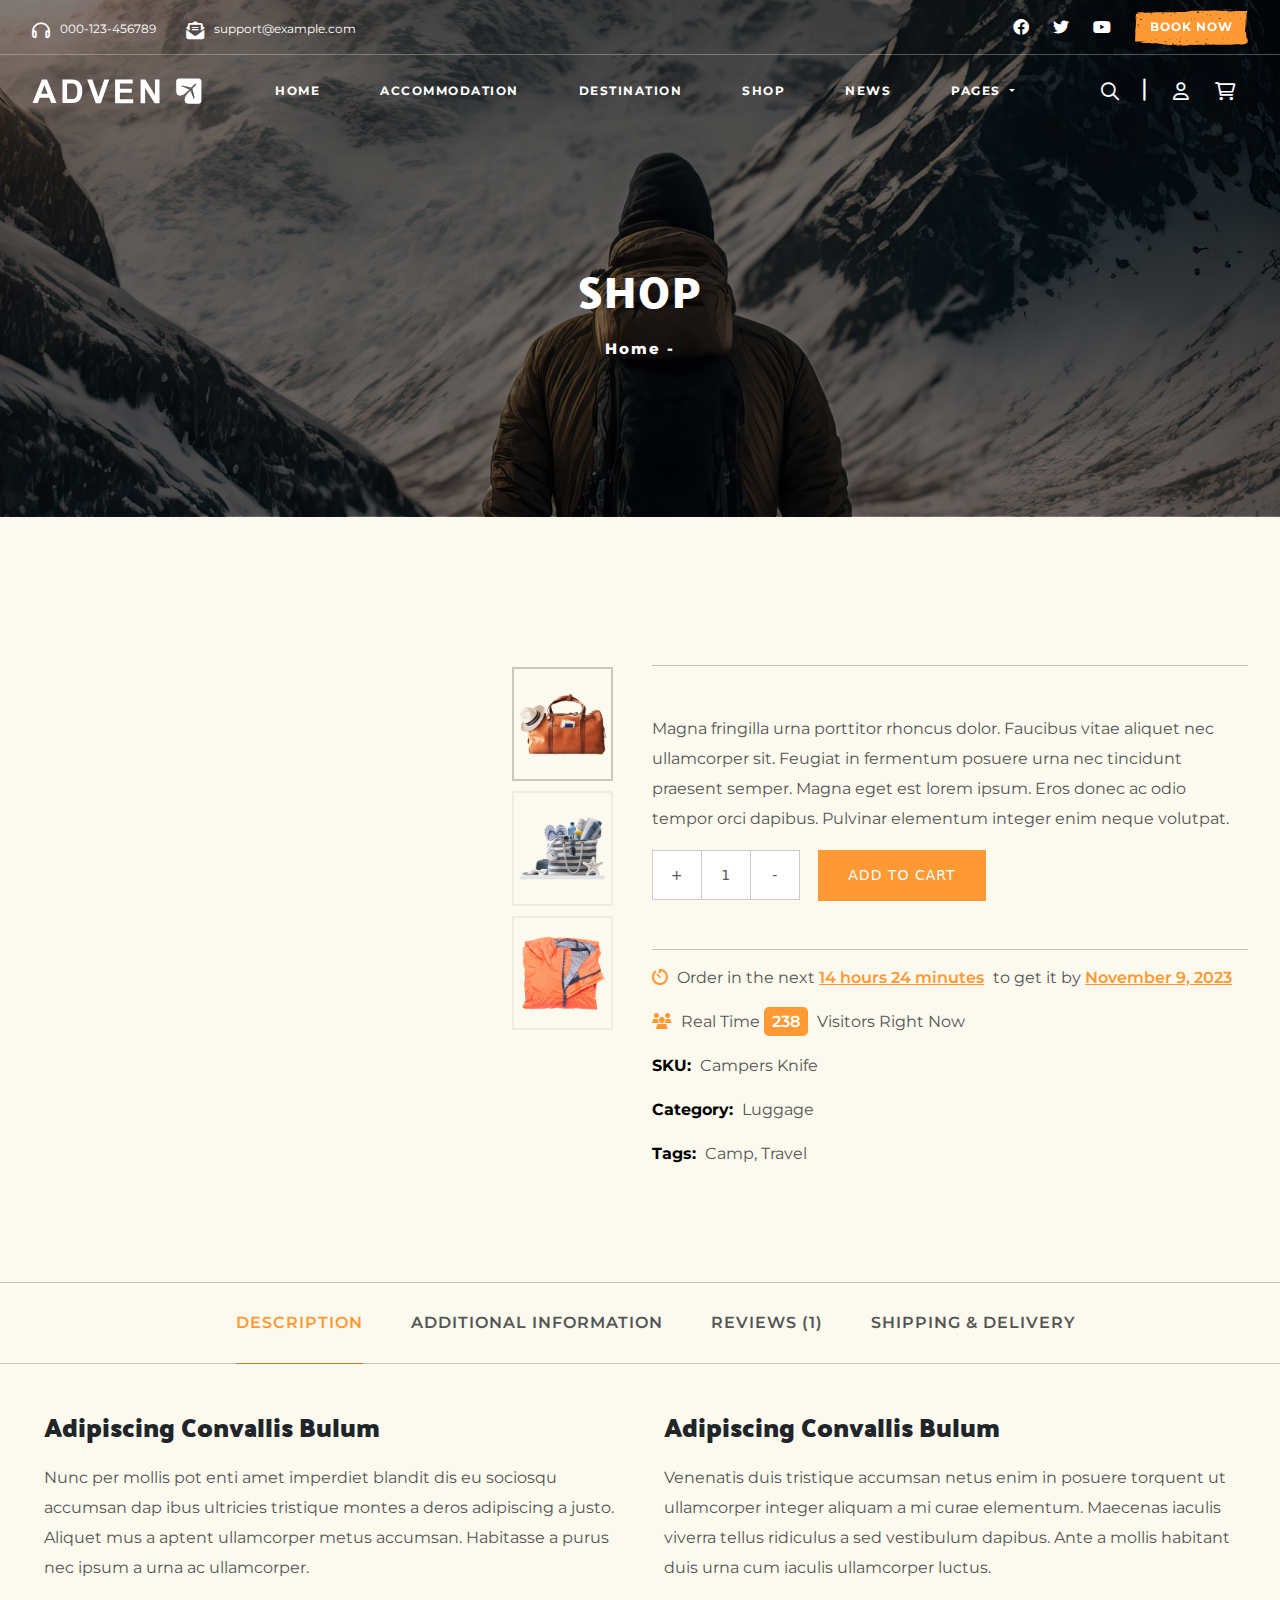
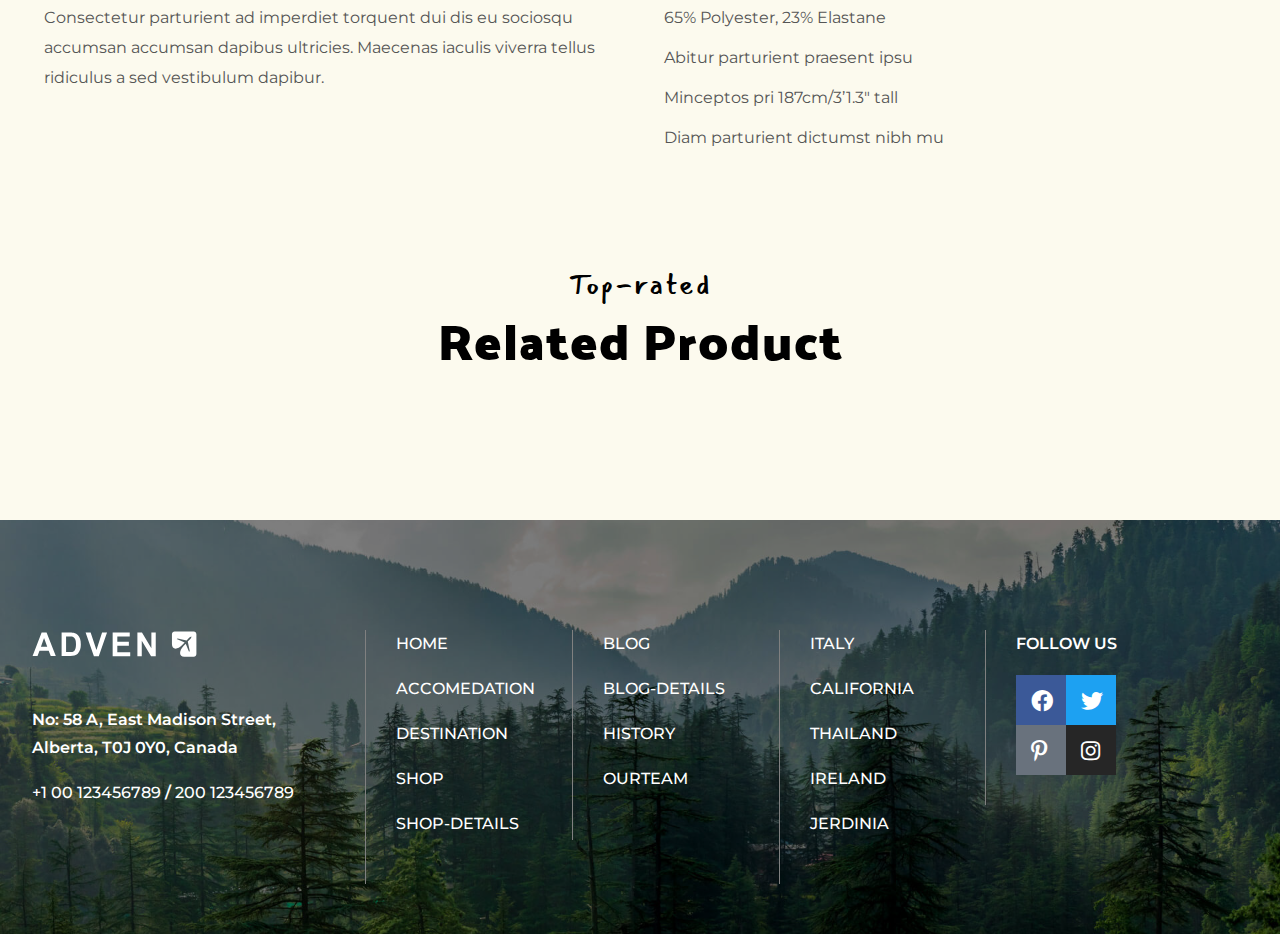
<file: product.html>
<!DOCTYPE html>
<html lang="en">

<head>
    <meta charset="UTF-8">
    <meta name="viewport" content="width=device-width, initial-scale=1.0">
    <title>Shop – Advenx Site </title>
    <link rel="shortcut icon" href="images/website-icon.png" type="image/x-icon" />
    <link rel="stylesheet" href="CSS/style.css">
</head>

<body>
    <!-- <HOME> -->
    <section class="home">
        <!-- <NAVBAR> -->
        <header class="w-100">
            <nav class="navbar nav-top navbar-expand-lg py-1">
                <div class="container">
                    <form class="d-flex pt-2">
                        <div class="d-flex ico">
                            <i class="fa-regular fa-headphones"></i>
                            <p class="hover-orange">000-123-456789</p>
                        </div>
                        <div class="d-flex ico">
                            <i class="fa-solid fa-envelope-open-text"></i>
                            <p class="hover-orange">support@example.com</p>
                        </div>
                    </form>
                    <form class="d-flex">
                        <div class="ico">
                            <i class="fa-brands fa-facebook hover-orange"></i>
                        </div>
                        <div class="ico">
                            <i class="fa-brands fa-twitter hover-orange"></i>
                        </div>
                        <div class="ico">
                            <i class="fa-brands fa-youtube hover-orange"></i>
                        </div>
                        <div class="ico">
                            <div class="button">book now</div>
                        </div>
                    </form>
                </div>
            </nav>
            <nav class="navbar nav-bottom navbar-expand-lg py-1">
                <div class=" container">
                    <a class="navbar-brand" href="index.html">
                        <img src="images/light-logo.svg" alt="">
                    </a>
                    <button class="navbar-toggler -subtle" type="button" data-bs-toggle="collapse"
                        data-bs-target="#navbarSupportedContent" aria-controls="navbarSupportedContent"
                        aria-expanded="false" aria-label="Toggle navigation">
                        <span class="navbar-toggler-icon"></span>
                    </button>
                    <div class="collapse navbar-collapse" id="navbarSupportedContent">
                        <ul class="navbar-nav mx-auto mb-2 mb-lg-0">
                            <li class="nav-item ">
                                <a class="nav-link hover-orange " aria-current="page" href="index.html">home</a>
                            </li>
                            <li class="nav-item">
                                <a class="nav-link hover-orange" href="accomedation.html">accommodation</a>
                            </li>
                            <li class="nav-item">
                                <a class="nav-link hover-orange" href="destination.html">destination</a>
                            </li>
                            <li class="nav-item">
                                <a class="nav-link hover-orange" href="shop.html">shop</a>
                            </li>
                            <li class="nav-item">
                                <a class="nav-link hover-orange" href="blog.html">news</a>
                            </li>
                            <li class="nav-item dropdown">
                                <a class=" hover-orange nav-link dropdown-toggle" href="#" id="navbarDropdown2"
                                    role="button" data-bs-toggle="dropdown" aria-expanded="false">
                                    pages
                                </a>
                                <ul class="dropdown-menu bg-black" aria-labelledby="navbarDropdown2">
                                    <li><a class="dropdown-item hover-orange bg-black" href="#">about us</a></li>
                                    <li><a class="dropdown-item hover-orange bg-black" href="#">offers</a></li>
                                    <li><a class="dropdown-item hover-orange bg-black" href="#">history</a></li>
                                    <li><a class="dropdown-item hover-orange bg-black" href="#">faq</a></li>
                                    <li><a class="dropdown-item hover-orange bg-black" href="our-team.html">our team</a>
                                    </li>
                                    <li><a class="dropdown-item hover-orange bg-black" href="#">contact</a></li>
                                </ul>
                            </li>
                        </ul>
                        <form class="d-none d-xl-flex">
                            <div class="ico">
                                <i class="fa-regular fa-magnifying-glass hover-orange"></i>
                            </div>
                            <div class="ico">
                                <i class="fa-regular fa-user hover-orange"></i>
                            </div>
                            <div class="ico">
                                <i class="fa-regular fa-cart-shopping hover-orange"></i>
                            </div>
                        </form>
                    </div>
                </div>
            </nav>
        </header>
        <!-- </NAVBAR> -->
        <div class="container h-100">
            <div class="d-flex justify-content-center align-items-center h-100 w-100 text-center">
                <div class="data">
                    <h1>shop</h1>
                    <h3 id="title"><span class="hover-orange">Home</span> - </h3>
                </div>
            </div>
        </div>
    </section>
    <!-- </HOME> -->

    <!-- <PRODUCT> -->
    <section class="product">
        <div class="container">
            <div class="row">
                <div class="col-xl-6 col-lg-6 col-md-6 col-xs-12">
                    <div class="prod-img row">
                        <div class="col-xl-9 col-lg-9 col-md-9 col-xs-9" id="prod-img">
                        </div>
                        <div class="col-xl-3 col-lg-3 col-md-3 col-xs-3">
                            <div class="swap-img">
                                <img src="images/shop-10.png" alt="">
                            </div>
                            <div class="swap-img">
                                <img src="images/shop-6.png" alt="">
                            </div>
                            <div class="swap-img">
                                <img src="images/shop-1.png" alt="">
                            </div>
                        </div>
                    </div>
                </div>
                <div class="col-xl-6 col-lg-6 col-md-6 ">
                    <div class="prod-data">
                        <div class="item-data mb-5" id="prod-data">
                            <!-- USING JS -->
                        </div>
                        <hr>
                        <div class="item-description my-5">
                            <p>Magna fringilla urna porttitor rhoncus dolor. Faucibus vitae aliquet nec ullamcorper sit.
                                Feugiat in fermentum posuere urna nec tincidunt praesent semper. Magna eget est lorem
                                ipsum. Eros donec ac odio tempor orci dapibus. Pulvinar elementum integer enim neque
                                volutpat.</p>
                            <button class="input ms-0">+</button>
                            <button class="input">1</button>
                            <button class="input">-</button>
                            <button type="button" class="ms-3">add to cart</button>
                        </div>
                        <hr>
                        <div class="item-body">
                            <p><i class="fa-sharp fa-regular fa-timer"></i> Order in the next <span>14 hours 24
                                    minutes</span> to get it
                                by <span>November 9, 2023</span></p>
                            <p><i class="fa-sharp fa-solid fa-users"></i> Real Time <span class="real-time">238</span>
                                Visitors Right Now</p>

                            <p><span class="cat">SKU:</span> Campers Knife</p>
                            <p><span class="cat">Category:</span> Luggage</p>
                            <p><span class="cat">Tags:</span> Camp, Travel</p>
                        </div>
                    </div>
                </div>
            </div>
        </div>
        <div class="container-fluid mt-5 pt-5 px-0">
            <div class="Static-data px-0">
                <hr class="my-0">
                <ul class="cat justify-content-center mb-0 d-none d-md-flex">
                    <li class="mx-lg-4 mb-0">DESCRIPTION</li>
                    <li class="mx-lg-4 mb-0">ADDITIONAL INFORMATION</li>
                    <li class="mx-lg-4 mb-0">REVIEWS (1)</li>
                    <li class="mx-lg-4 mb-0">SHIPPING & DELIVERY</li>
                </ul>
                <hr class="my-0">
                <div class="container">
                    <div class="row mt-5">
                        <div class="col-xl-6 col-lg-12 px-4">
                            <h3>Adipiscing Convallis Bulum</h3>
                            <p>Nunc per mollis pot enti amet imperdiet blandit dis eu sociosqu accumsan dap ibus
                                ultricies
                                tristique montes a deros adipiscing a justo. Aliquet mus a aptent ullamcorper metus
                                accumsan. Habitasse a purus nec ipsum a urna ac ullamcorper.</p>
                            <p>Consectetur parturient ad imperdiet torquent dui dis eu sociosqu accumsan accumsan
                                dapibus
                                ultricies. Maecenas iaculis viverra tellus ridiculus a sed vestibulum dapibur.</p>
                        </div>
                        <div class="col-xl-6 col-lg-12 px-4">
                            <h3>Adipiscing Convallis Bulum</h3>
                            <p>Venenatis duis tristique accumsan netus enim in posuere torquent ut ullamcorper integer
                                aliquam a mi curae elementum. Maecenas iaculis viverra tellus ridiculus a sed vestibulum
                                dapibus. Ante a mollis habitant duis urna cum iaculis ullamcorper luctus.</p>
                            <ul class="ps-0">
                                <li>65% Polyester, 23% Elastane</li>
                                <li>Abitur parturient praesent ipsu</li>
                                <li>Minceptos pri 187cm/3’1.3″ tall</li>
                                <li>Diam parturient dictumst nibh mu</li>
                            </ul>
                        </div>
                    </div>
                </div>
            </div>
        </div>
    </section>
    <!-- </PRODUCT> -->

    <!-- <OUR-PAGE> -->
    <section class="our-page product-page mt-0">
        <div class="container">
            <div class="row justify-content-center">
                <div class="col-xl-8 col-md-10 col-sm-12">
                    <div class="header-data py-0 text-center">
                        <h4>Top-rated</h4>
                        <h2>Related Product</h2>
                    </div>
                </div>
            </div>
        </div>
    </section>
    <!-- </OUR-PAGE> -->

    <!-- <PRODUCTS> -->
    <section class="products">
        <div class="container">
            <div class="cards">
                <div class="row" id="products">
                    <!-- I'm Sorry But I Used JS : )  -->
                </div>
            </div>
        </div>
    </section>
    <!-- </PRODUCTS> -->

    <!-- <FOOTER> -->
    <section class="footer">
        <div class="container">
            <div class="row ">
                <div class="col-xl-4">
                    <div class="foot-data">
                        <img class="mb-xl-5" src="images/light-logo.svg" alt="">
                        <p class="w-75"> No: 58 A, East Madison Street, Alberta, T0J 0Y0, Canada </p>
                        <p><a href="#">+1 00 123456789</a> / <a href="#">200 123456789</a></p>
                    </div>
                </div>
                <div class="col-xl-2">
                    <div class="foot-data">
                        <p>
                            <a href="index.html">HOME</a>
                        </p>
                        <p>
                            <a href="accomedation.html">ACCOMEDATION</a>
                        </p>
                        <p>
                            <a href="destination.html">DESTINATION</a>
                        </p>
                        <p>
                            <a href="shop.html">SHOP</a>
                        </p>
                        <p>
                            <a href="product.html?id=1">SHOP-DETAILS</a>
                        </p>
                    </div>
                </div>
                <div class="col-xl-2">
                    <div class="foot-data">
                        <p>
                            <a href="blog.html">BLOG</a>
                        </p>
                        <p>
                            <a href="blog-details.html">BLOG-DETAILS</a>
                        </p>
                        <p>
                            <a href="history.html">HISTORY</a>
                        </p>
                        <p>
                            <a href="our-team.html">OURTEAM</a>
                        </p>
                    </div>
                </div>
                <div class="col-xl-2">
                    <div class="foot-data">
                        <p>
                            <a href="#">ITALY</a>
                        </p>
                        <p>
                            <a href="#">CALIFORNIA</a>
                        </p>
                        <p>
                            <a href="#">THAILAND</a>
                        </p>
                        <p>
                            <a href="#">IRELAND</a>
                        </p>
                        <p>
                            <a href="#">JERDINIA</a>
                        </p>
                    </div>
                </div>
                <div class="col-xl-2">
                    <div class="foot-data">
                        <p>FOLLOW US</p>
                        <div class="icons">
                            <div class="ico">
                                <i class="fa-brands fa-facebook"></i>
                                <i class="fa-brands fa-twitter"></i>
                                <i class="fa-brands fa-pinterest-p"></i>
                                <i class="fa-brands fa-instagram"></i>
                            </div>
                        </div>
                    </div>
                </div>

            </div>
        </div>
    </section>
    <!-- </FOOTER> -->

    <script src="JS/bootstrap.bundle.min.js"></script>
    <script src="JS/product.js"></script>
</body>

</html>
</file>
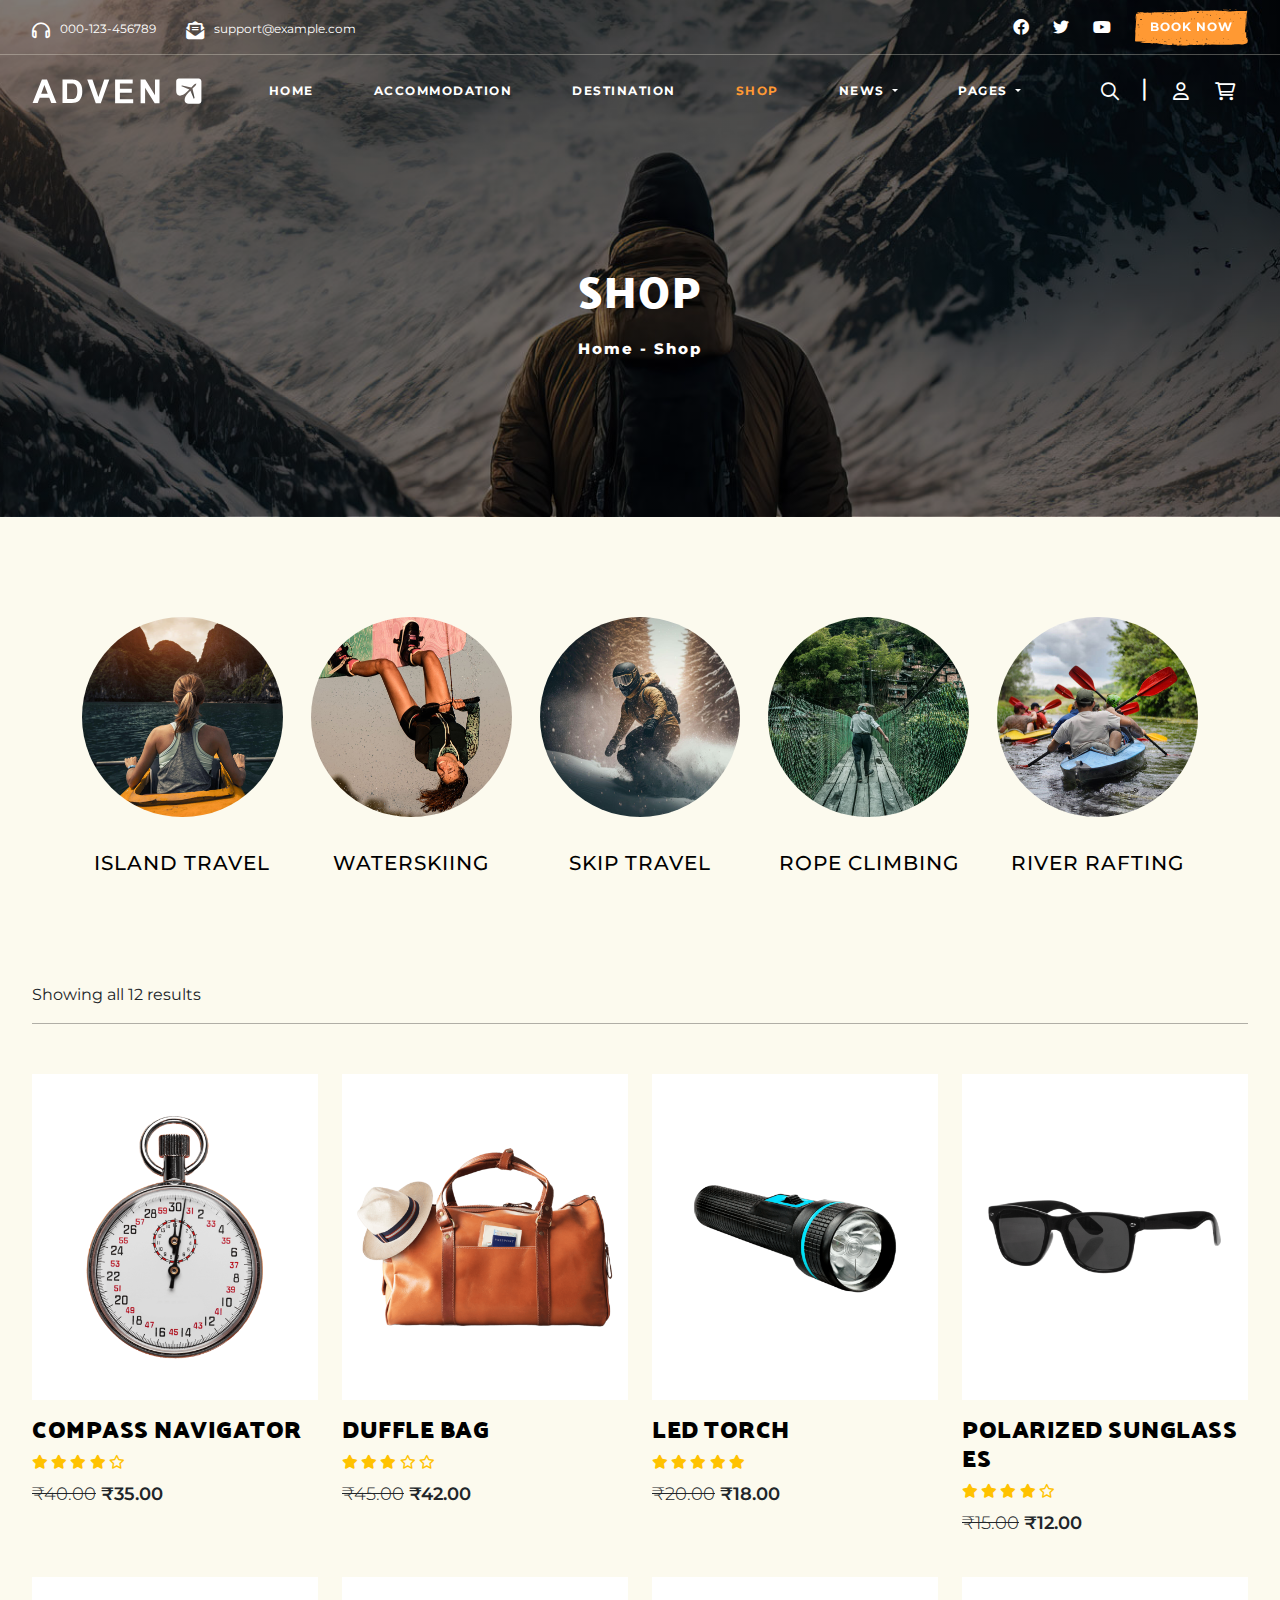
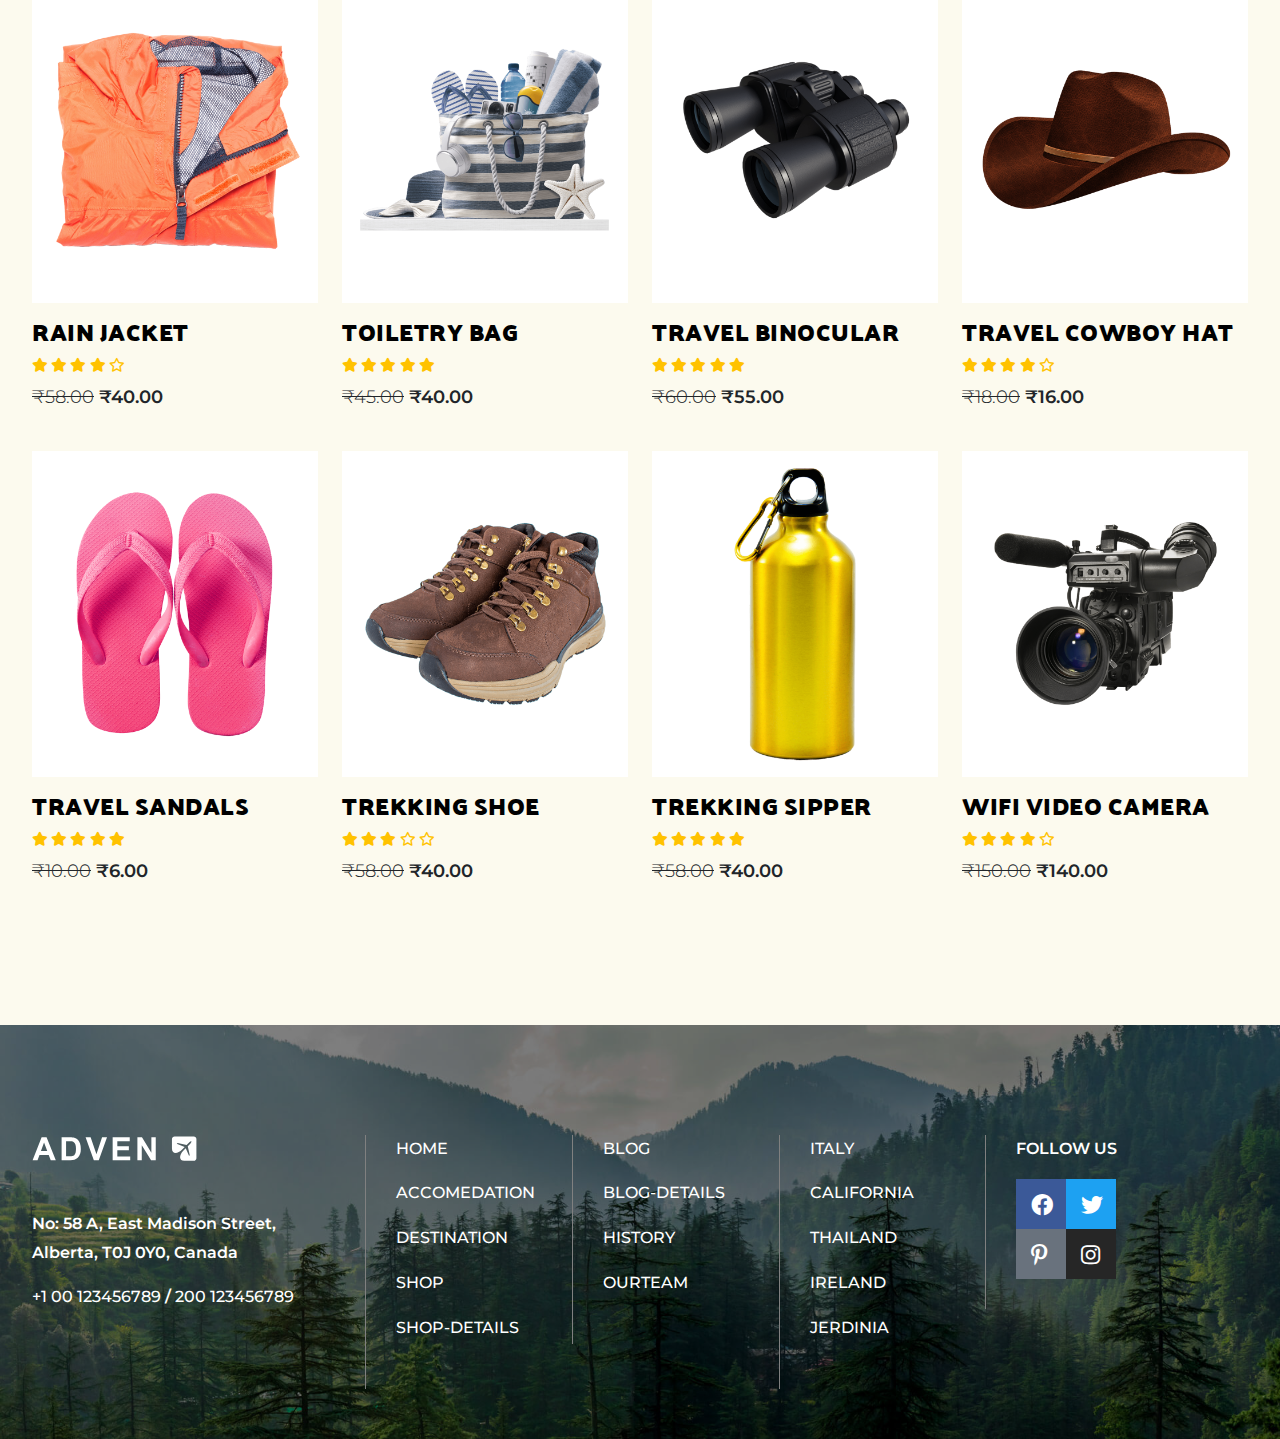
<file: shop.html>
<!DOCTYPE html>
<html lang="en">

<head>
    <meta charset="UTF-8">
    <meta name="viewport" content="width=device-width, initial-scale=1.0">
    <title>Shop – Advenx Site </title>
    <link rel="shortcut icon" href="images/website-icon.png" type="image/x-icon" />
    <link rel="stylesheet" href="CSS/style.css">
</head>

<body>
    <!-- <HOME> -->
    <section class="home">
        <!-- <NAVBAR> -->
        <header class="w-100">
            <nav class="navbar nav-top navbar-expand-lg py-1">
                <div class="container">
                    <form class="d-flex pt-2">
                        <div class="d-flex ico">
                            <i class="fa-regular fa-headphones"></i>
                            <p class="hover-orange">000-123-456789</p>
                        </div>
                        <div class="d-flex ico">
                            <i class="fa-solid fa-envelope-open-text"></i>
                            <p class="hover-orange">support@example.com</p>
                        </div>
                    </form>
                    <form class="d-flex">
                        <div class="ico">
                            <i class="fa-brands fa-facebook hover-orange"></i>
                        </div>
                        <div class="ico">
                            <i class="fa-brands fa-twitter hover-orange"></i>
                        </div>
                        <div class="ico">
                            <i class="fa-brands fa-youtube hover-orange"></i>
                        </div>
                        <div class="ico">
                            <div class="button">book now</div>
                        </div>
                    </form>
                </div>
            </nav>
            <nav class="navbar nav-bottom navbar-expand-lg py-1">
                <div class=" container">
                    <a class="navbar-brand" href="index.html">
                        <img src="images/light-logo.svg" alt="">
                    </a>
                    <button class="navbar-toggler -subtle" type="button" data-bs-toggle="collapse"
                        data-bs-target="#navbarSupportedContent" aria-controls="navbarSupportedContent"
                        aria-expanded="false" aria-label="Toggle navigation">
                        <span class="navbar-toggler-icon"></span>
                    </button>
                    <div class="collapse navbar-collapse" id="navbarSupportedContent">
                        <ul class="navbar-nav mx-auto mb-2 mb-lg-0">
                            <li class="nav-item ">
                                <a class="nav-link hover-orange " aria-current="page" href="index.html">home</a>
                            </li>
                            <li class="nav-item">
                                <a class="nav-link hover-orange" href="accomedation.html">accommodation</a>
                            </li>
                            <li class="nav-item">
                                <a class="nav-link hover-orange" href="destination.html">destination</a>
                            </li>
                            <li class="nav-item">
                                <a class="nav-link hover-orange active" href="shop.html">shop</a>
                            </li>
                            <li class="nav-item dropdown">
                                <a class="nav-link hover-orange dropdown-toggle" href="blog.html" id="navbarDropdown"
                                    role="button" data-bs-toggle="dropdown" aria-expanded="false">
                                    news
                                </a>
                                <ul class="dropdown-menu" aria-labelledby="navbarDropdown">
                                    <li><a class="dropdown-item hover-orange " href="blog.html">news</a></li>
                                    <li><a class="dropdown-item hover-orange " href="blog-details.html?id=1">news
                                            details</a></li>
                                </ul>
                            </li>
                            <li class="nav-item dropdown">
                                <a class=" hover-orange nav-link dropdown-toggle" href="#" id="navbarDropdown2"
                                    role="button" data-bs-toggle="dropdown" aria-expanded="false">
                                    pages
                                </a>
                                <ul class="dropdown-menu" aria-labelledby="navbarDropdown2">
                                    <li><a class="dropdown-item hover-orange " href="#">about us</a></li>
                                    <li><a class="dropdown-item hover-orange " href="#">offers</a></li>
                                    <li><a class="dropdown-item hover-orange " href="#">history</a></li>
                                    <li><a class="dropdown-item hover-orange " href="#">faq</a></li>
                                    <li><a class="dropdown-item hover-orange " href="#">our team</a></li>
                                    <li><a class="dropdown-item hover-orange " href="#">contact</a></li>
                                </ul>
                            </li>
                        </ul>
                        <form class="d-none d-xl-flex">
                            <div class="ico">
                                <i class="fa-regular fa-magnifying-glass hover-orange"></i>
                            </div>
                            <div class="ico">
                                <i class="fa-regular fa-user hover-orange"></i>
                            </div>
                            <div class="ico">
                                <i class="fa-regular fa-cart-shopping hover-orange"></i>
                            </div>
                        </form>
                    </div>
                </div>
            </nav>
        </header>
        <!-- </NAVBAR> -->
        <div class="container h-100">
            <div class="d-flex justify-content-center align-items-center h-100 w-100 text-center">
                <div class="data">
                    <h1>shop</h1>
                    <h3><span class="hover-orange">Home</span> - Shop</h3>
                </div>
            </div>
        </div>
    </section>
    <!-- </HOME> -->

    <!-- <CATEGORIES> -->
    <section class="categories ">
        <div class="container">
            <div class="row justify-content-center px-md-5">
                <div class="col">
                    <div class="item">
                        <div class="cat-img">
                            <img class="overflow-hidden rounded-circle" src="images/Product-hook-2.jpg" alt="">
                        </div>
                        <h3><a href="#">island travel</a></h3>
                    </div>
                </div>
                <div class="col">
                    <div class="item">
                        <div class="cat-img">
                            <img class="overflow-hidden rounded-circle" src="images/shop-carousel-1.jpg" alt="">
                        </div>
                        <h3><a href="#">waterskiing</a></h3>
                    </div>
                </div>
                <div class="col">
                    <div class="item">
                        <div class="cat-img">
                            <img class="overflow-hidden rounded-circle" src="images/Product-hook-1.jpg" alt="">
                        </div>
                        <h3><a href="#">skip travel</a></h3>
                    </div>
                </div>
                <div class="col">
                    <div class="item">
                        <div class="cat-img">
                            <img class="overflow-hidden rounded-circle" src="images/Product-hook-3.jpg" alt="">
                        </div>
                        <h3><a href="#">rope climbing</a></h3>
                    </div>
                </div>
                <div class="col">
                    <div class="item">
                        <div class="cat-img">
                            <img class="overflow-hidden rounded-circle" src="images/shop-carousel-2.jpg" alt="">
                        </div>
                        <h3><a href="#">river rafting</a></h3>
                    </div>
                </div>
            </div>
        </div>
    </section>
    <!-- </CATEGORIES> -->

    <!-- <PRODUCTS> -->
    <section class="products">
        <div class="container">
            <div class="head-product">
                <p>Showing all 12 results</p>
            </div>
            <div class="cards">
                <div class="row" id="products">
                    <!-- I'm Sorry But I Used JS : )  -->
                </div>
            </div>
        </div>
    </section>
    <!-- </PRODUCTS> -->
    <!-- <FOOTER> -->
    <section class="footer">
        <div class="container">
            <div class="row ">
                <div class="col-xl-4">
                    <div class="foot-data">
                        <img class="mb-xl-5" src="images/light-logo.svg" alt="">
                        <p class="w-75"> No: 58 A, East Madison Street, Alberta, T0J 0Y0, Canada </p>
                        <p><a href="#">+1 00 123456789</a> / <a href="#">200 123456789</a></p>
                    </div>
                </div>
                <div class="col-xl-2">
                    <div class="foot-data">
                        <p>
                            <a href="index.html">HOME</a>
                        </p>
                        <p>
                            <a href="accomedation.html">ACCOMEDATION</a>
                        </p>
                        <p>
                            <a href="destination.html">DESTINATION</a>
                        </p>
                        <p>
                            <a href="shop.html">SHOP</a>
                        </p>
                        <p>
                            <a href="product.html?id=1">SHOP-DETAILS</a>
                        </p>
                    </div>
                </div>
                <div class="col-xl-2">
                    <div class="foot-data">
                        <p>
                            <a href="blog.html">BLOG</a>
                        </p>
                        <p>
                            <a href="blog-details.html">BLOG-DETAILS</a>
                        </p>
                        <p>
                            <a href="history.html">HISTORY</a>
                        </p>
                        <p>
                            <a href="our-team.html">OURTEAM</a>
                        </p>
                    </div>
                </div>
                <div class="col-xl-2">
                    <div class="foot-data">
                        <p>
                            <a href="#">ITALY</a>
                        </p>
                        <p>
                            <a href="#">CALIFORNIA</a>
                        </p>
                        <p>
                            <a href="#">THAILAND</a>
                        </p>
                        <p>
                            <a href="#">IRELAND</a>
                        </p>
                        <p>
                            <a href="#">JERDINIA</a>
                        </p>
                    </div>
                </div>
                <div class="col-xl-2">
                    <div class="foot-data">
                        <p>FOLLOW US</p>
                        <div class="icons">
                            <div class="ico">
                                <i class="fa-brands fa-facebook"></i>
                                <i class="fa-brands fa-twitter"></i>
                                <i class="fa-brands fa-pinterest-p"></i>
                                <i class="fa-brands fa-instagram"></i>
                            </div>
                        </div>
                    </div>
                </div>

            </div>
        </div>
    </section>
    <!-- </FOOTER> -->


    <script src="JS/bootstrap.bundle.min.js"></script>
    <script src="JS/shop.js"></script>
</body>

</html>
</file>
<file: CSS/style.css>
@import url(base/base.css);

@import url(vendors/bootstrap.min.css);
@import url(vendors/all.min.css);

@import url(component/social.css);
@import url(component/branches.css);
@import url(component/blog-card.css);

@import url(layout/header.css);
@import url(layout/home.css);
@import url(layout/footer.css);

@import url(pages/shop.css);
@import url(pages/blog.css);
@import url(pages/accomedation.css);
@import url(pages/destination.css);
@import url(pages/our-team.css);
@import url(pages/product.css);
@import url(pages/history.css);
@import url(pages/index.css);

@import url(responsive/header.css);
@import url(responsive/home.css);
@import url(responsive/shop.css);
@import url(responsive/blog.css);
@import url(responsive/accomedation.css);
@import url(responsive/destination.css);
@import url(responsive/index.css);
</file>
